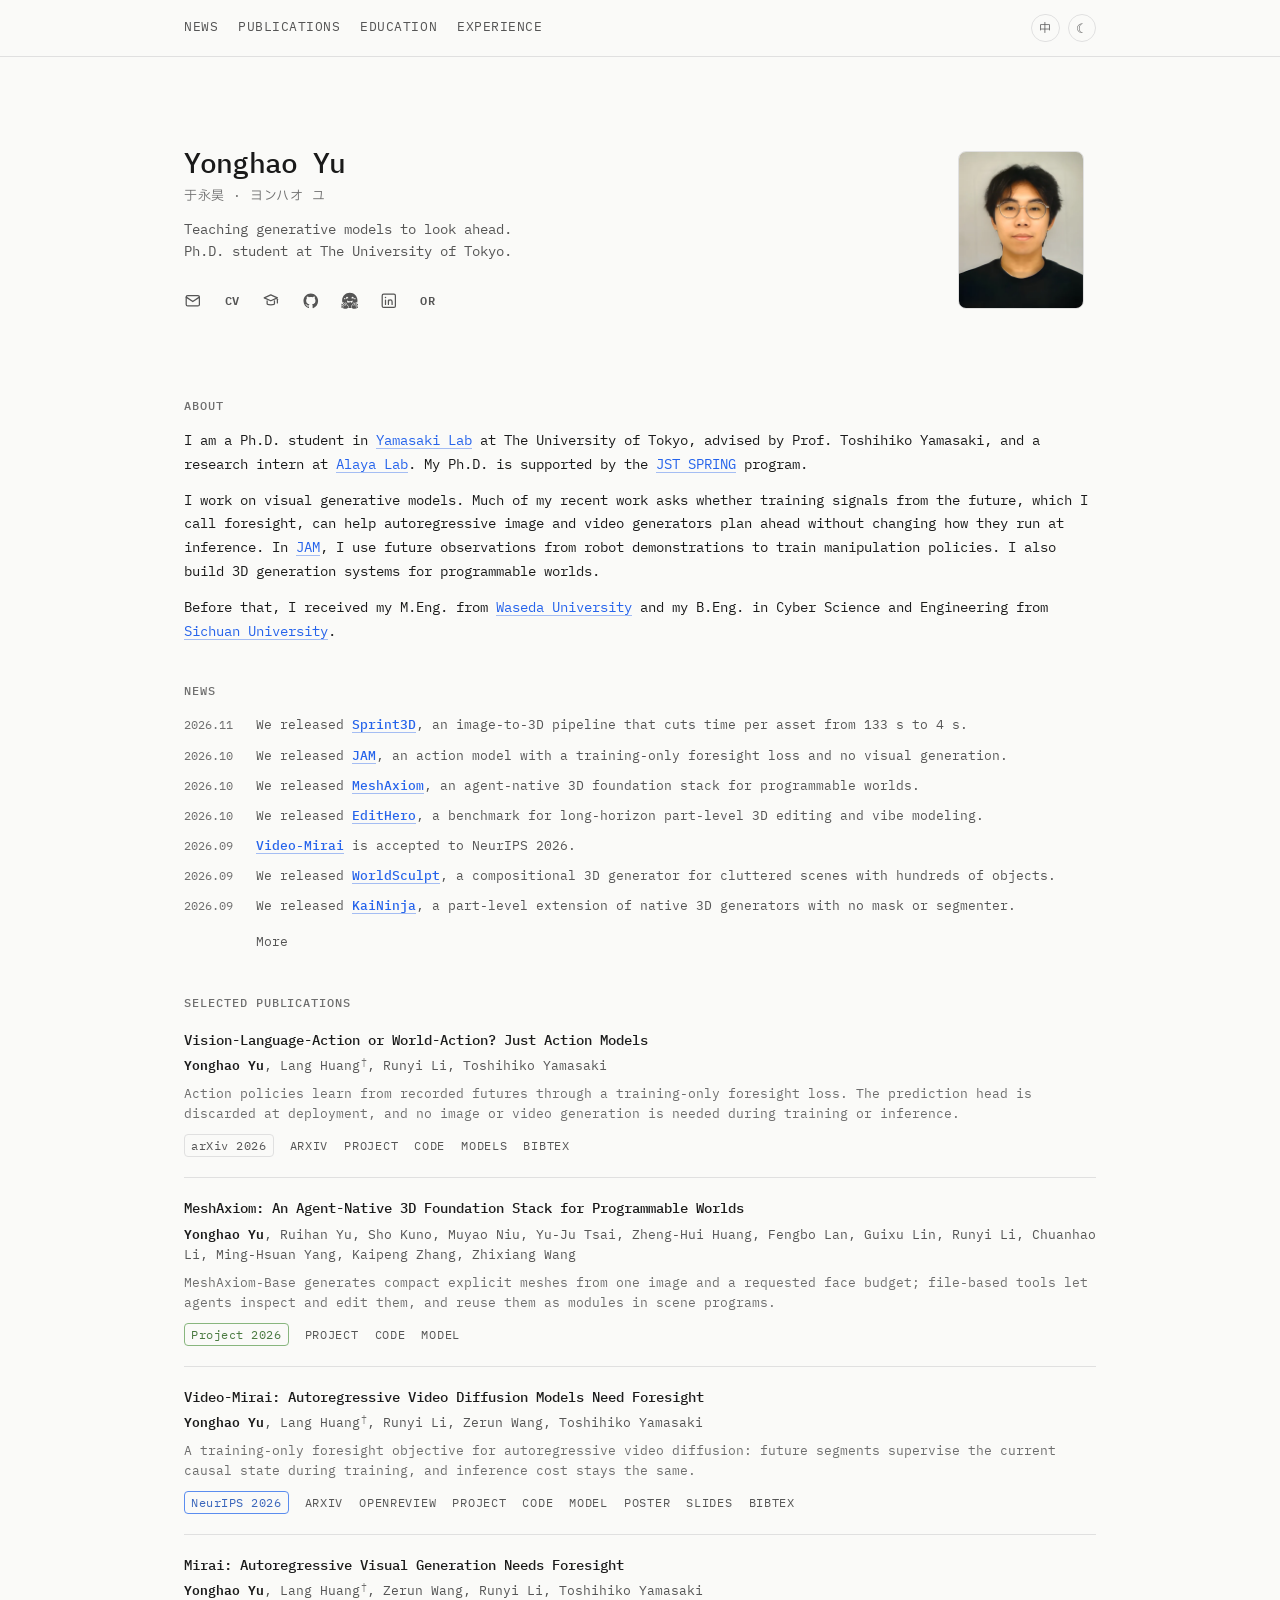
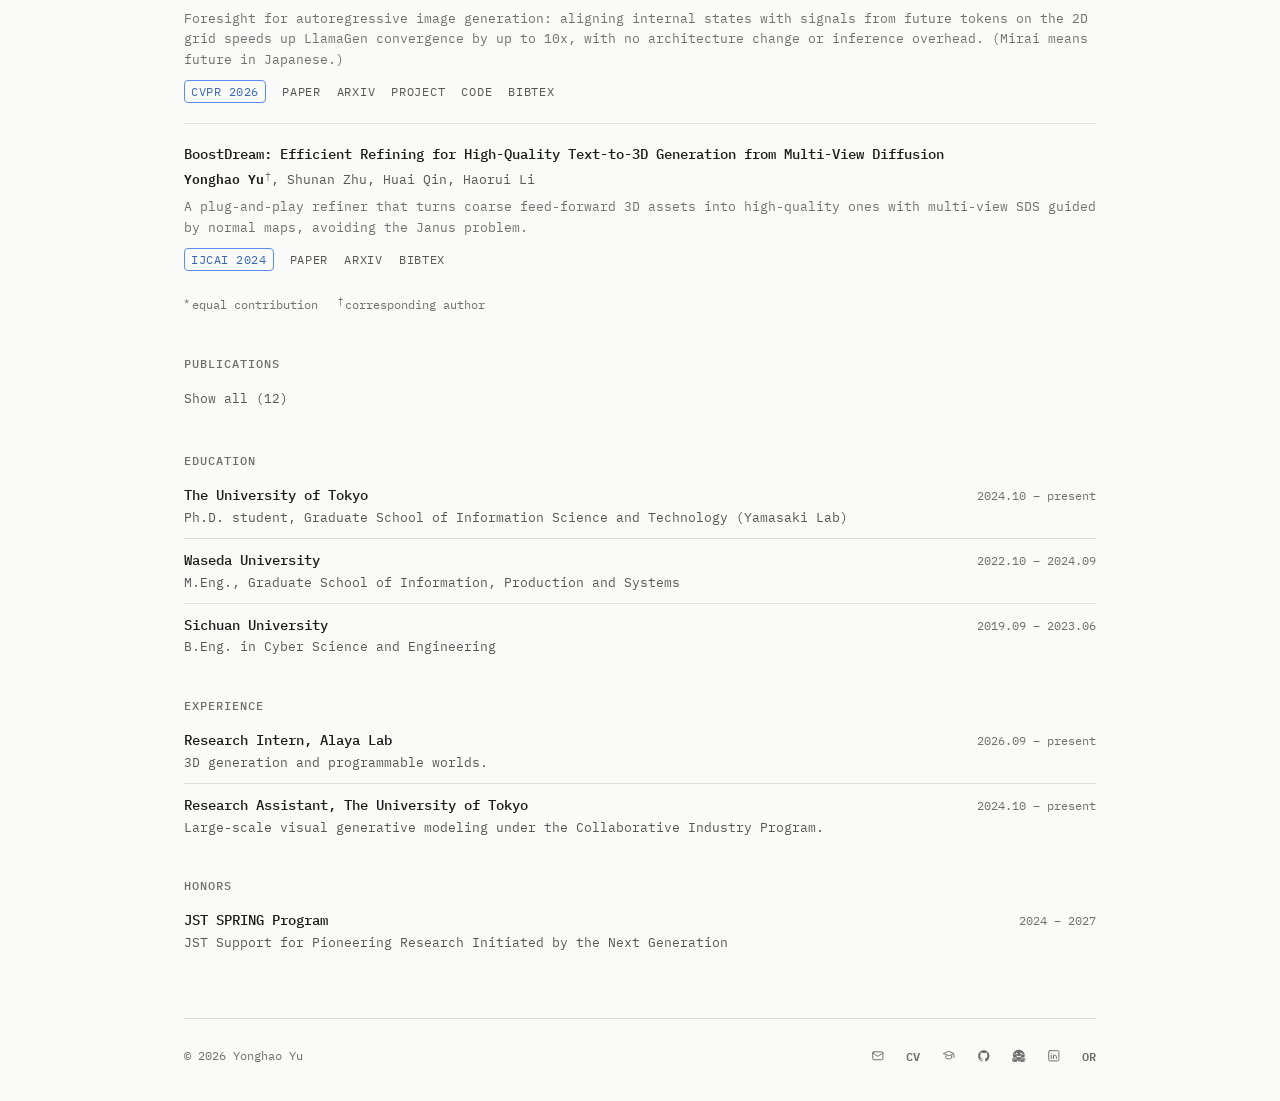
<file: index.html>
<!doctype html>
<html lang="en">
<head>
  <meta charset="utf-8">
  <meta name="viewport" content="width=device-width, initial-scale=1">
  <meta name="format-detection" content="telephone=no">
  <title data-zh="于永昊 Yonghao Yu">Yonghao Yu</title>
  <meta name="description" content="Yonghao Yu is a Ph.D. student at The University of Tokyo studying autoregressive image and video generation, robot learning, and 3D asset generation." data-zh="于永昊，东京大学博士生，研究自回归图像与视频生成、机器人学习和 3D 资产生成。">
  <meta name="theme-color" content="#fafaf8">
  <script>
    /* Pre-paint: theme and language are applied before the first render, so neither flashes.
       Language: English by default; ?lang=zh or ?lang=en overrides and is remembered. */
    (function (root, w) {
      var store = null;
      try { store = w.localStorage; } catch (e) {}
      function get(k) { try { return store ? store.getItem(k) : null; } catch (e) { return null; } }
      function put(k, v) { try { if (store) store.setItem(k, v); } catch (e) {} }
      root.classList.add('js');
      var theme = get('theme');
      if (theme !== 'dark' && theme !== 'light') {
        theme = w.matchMedia && w.matchMedia('(prefers-color-scheme: dark)').matches ? 'dark' : 'light';
      }
      root.setAttribute('data-theme', theme);
      var tc = document.querySelector('meta[name="theme-color"]');
      if (tc) tc.setAttribute('content', theme === 'dark' ? '#121212' : '#fafaf8');
      function swap(el, attr) {
        if (!el || !el.hasAttribute('data-zh')) return null;
        if (!el.hasAttribute('data-en')) el.setAttribute('data-en', attr ? el.getAttribute(attr) : el.textContent);
        return el;
      }
      function applyLang(l) {
        l = l === 'zh' ? 'zh' : 'en';
        root.setAttribute('data-lang', l);
        root.setAttribute('lang', l === 'zh' ? 'zh-Hans' : 'en');
        var title = swap(document.querySelector('title'));
        if (title) document.title = title.getAttribute('data-' + l);
        var desc = swap(document.querySelector('meta[name="description"]'), 'content');
        if (desc) desc.setAttribute('content', desc.getAttribute('data-' + l));
        if (l === 'zh' && !document.getElementById('font-zh')) {
          var link = document.createElement('link');
          link.id = 'font-zh';
          link.rel = 'stylesheet';
          link.href = 'https://fonts.googleapis.com/css2?family=Noto+Sans+SC:wght@400;500&display=swap';
          document.head.appendChild(link);
        }
        return l;
      }
      var q = null;
      try { q = new URLSearchParams(w.location.search).get('lang'); } catch (e) {}
      if (q === 'zh' || q === 'en') put('lang', q);
      applyLang(q === 'zh' || q === 'en' ? q : get('lang'));
      w.__site = { get: get, put: put, applyLang: applyLang };
    })(document.documentElement, window);
  </script>
  <meta name="author" content="Yonghao Yu">
  <link rel="canonical" href="https://y0urOy.github.io/">
  <link rel="alternate" hreflang="en" href="https://y0urOy.github.io/">
  <link rel="alternate" hreflang="zh-Hans" href="https://y0urOy.github.io/?lang=zh">
  <link rel="alternate" hreflang="x-default" href="https://y0urOy.github.io/">
  <meta property="og:type" content="profile">
  <meta property="profile:first_name" content="Yonghao">
  <meta property="profile:last_name" content="Yu">
  <meta property="og:site_name" content="Yonghao Yu">
  <meta property="og:title" content="Yonghao Yu">
  <meta property="og:description" content="Yonghao Yu is a Ph.D. student at The University of Tokyo studying autoregressive image and video generation, robot learning, and 3D asset generation.">
  <meta property="og:url" content="https://y0urOy.github.io/">
  <meta property="og:image" content="https://y0urOy.github.io/assets/img/og.png">
  <meta property="og:image:width" content="1200">
  <meta property="og:image:height" content="630">
  <meta property="og:image:alt" content="Yonghao Yu: Teaching generative models to look ahead.">
  <meta property="og:locale" content="en_US">
  <meta property="og:locale:alternate" content="zh_CN">
  <meta name="twitter:card" content="summary_large_image">
  <meta name="twitter:title" content="Yonghao Yu">
  <meta name="twitter:description" content="Yonghao Yu is a Ph.D. student at The University of Tokyo studying autoregressive image and video generation, robot learning, and 3D asset generation.">
  <meta name="twitter:image" content="https://y0urOy.github.io/assets/img/og.png">
  <link rel="icon" type="image/svg+xml" href="favicon.svg">
  <link rel="apple-touch-icon" href="assets/img/apple-touch-icon.png">
  <link rel="preconnect" href="https://fonts.googleapis.com">
  <link rel="preconnect" href="https://fonts.gstatic.com" crossorigin>
  <!-- Web fonts load without blocking the first paint (Google Fonts can be slow or blocked in some regions). -->
  <link rel="preload" as="style" href="https://fonts.googleapis.com/css2?family=IBM+Plex+Mono:wght@400;500;600&amp;display=swap" onload="this.onload=null;this.rel='stylesheet'">
  <link rel="preload" as="style" href="https://fonts.googleapis.com/css2?family=IBM+Plex+Sans+JP&amp;text=%E4%BA%8E%E6%B0%B8%E6%98%8A%E3%83%A8%E3%83%B3%E3%83%8F%E3%82%AA%E3%83%A6%E4%B8%AD&amp;display=swap" onload="this.onload=null;this.rel='stylesheet'">
  <noscript><link rel="stylesheet" href="https://fonts.googleapis.com/css2?family=IBM+Plex+Mono:wght@400;500;600&amp;display=swap"><link rel="stylesheet" href="https://fonts.googleapis.com/css2?family=IBM+Plex+Sans+JP&amp;text=%E4%BA%8E%E6%B0%B8%E6%98%8A%E3%83%A8%E3%83%B3%E3%83%8F%E3%82%AA%E3%83%A6%E4%B8%AD&amp;display=swap"></noscript>
  <link rel="stylesheet" href="assets/css/site.css">
  <script src="assets/js/site.js" defer></script>
  <script type="application/ld+json">
  {
    "@context": "https://schema.org",
    "@type": "Person",
    "name": "Yonghao Yu",
    "alternateName": [
      "于永昊",
      "ヨンハオ ユ"
    ],
    "url": "https://y0urOy.github.io/",
    "image": "https://y0urOy.github.io/assets/img/photo.webp",
    "email": "mailto:yuyonghao@g.ecc.u-tokyo.ac.jp",
    "jobTitle": "Ph.D. student",
    "description": "Yonghao Yu is a Ph.D. student at The University of Tokyo studying autoregressive image and video generation, robot learning, and 3D asset generation.",
    "affiliation": [
      {
        "@type": "CollegeOrUniversity",
        "name": "The University of Tokyo",
        "url": "https://www.u-tokyo.ac.jp/en/"
      },
      {
        "@type": "Organization",
        "name": "Alaya Lab",
        "url": "https://alayalab.ai/"
      }
    ],
    "alumniOf": [
      {
        "@type": "CollegeOrUniversity",
        "name": "Waseda University",
        "url": "https://www.waseda.jp/top/en/"
      },
      {
        "@type": "CollegeOrUniversity",
        "name": "Sichuan University",
        "url": "https://www.scu.edu.cn/"
      }
    ],
    "knowsAbout": [
      "Autoregressive image and video generation",
      "foresight",
      "Robot manipulation",
      "3D generation"
    ],
    "sameAs": [
      "https://scholar.google.com/citations?user=lwuwuAYAAAAJ&hl=en",
      "https://github.com/y0urOy",
      "https://openreview.net/profile?id=~Yonghao_Yu2",
      "https://huggingface.co/y0urOy",
      "https://orcid.org/0000-0003-1810-3289",
      "https://www.linkedin.com/in/yonghao-yu-19061420b/"
    ]
  }
  </script>
</head>
<body>
  <svg class="sr-only" aria-hidden="true" focusable="false" xmlns="http://www.w3.org/2000/svg">
    <symbol id="i-mail" viewBox="0 0 24 24"><g fill="none" stroke="currentColor" stroke-width="1.7" stroke-linecap="round" stroke-linejoin="round"><rect x="3" y="5" width="18" height="14" rx="2" ry="2"/><path d="M3 7l9 6 9-6"/></g></symbol>
    <symbol id="i-linkedin" viewBox="0 0 24 24"><g fill="none" stroke="currentColor" stroke-width="1.7" stroke-linecap="round" stroke-linejoin="round"><rect x="3" y="3" width="18" height="18" rx="2"/><path d="M7.5 11v6M11.5 17v-6M11.5 13.2c0-3.1 5-3.1 5 0V17"/></g><circle cx="7.5" cy="7.5" r="1" fill="currentColor"/></symbol>
    <symbol id="i-scholar" viewBox="0 0 24 24"><g fill="none" stroke="currentColor" stroke-width="1.7" stroke-linecap="round" stroke-linejoin="round"><path d="M3 8l9-4 9 4-9 4-9-4Z"/><path d="M7 12v4c0 2 10 2 10 0v-4"/><path d="M21 10v5"/></g></symbol>
    <symbol id="i-github" viewBox="0 0 24 24"><path fill="currentColor" d="M12 2C6.48 2 2 6.58 2 12.26c0 4.5 2.87 8.32 6.84 9.67.5.1.68-.22.68-.48 0-.24-.01-.87-.01-1.71-2.78.62-3.37-1.37-3.37-1.37-.45-1.17-1.11-1.48-1.11-1.48-.91-.64.07-.63.07-.63 1 .07 1.53 1.05 1.53 1.05.9 1.57 2.36 1.12 2.94.86.09-.67.35-1.12.63-1.38-2.22-.26-4.56-1.14-4.56-5.07 0-1.12.38-2.04 1.02-2.76-.1-.26-.45-1.3.1-2.71 0 0 .84-.27 2.75 1.03.8-.23 1.65-.34 2.5-.34.85 0 1.7.12 2.5.34 1.9-1.3 2.74-1.03 2.74-1.03.55 1.41.2 2.45.1 2.71.64.72 1.02 1.64 1.02 2.76 0 3.94-2.34 4.81-4.57 5.06.36.32.68.95.68 1.92 0 1.39-.01 2.5-.01 2.84 0 .26.18.59.69.48 3.97-1.35 6.84-5.17 6.84-9.67C22 6.58 17.52 2 12 2Z"/></symbol>
    <symbol id="i-hf" viewBox="0 0 24 24"><path fill="currentColor" d="M12.025 1.13c-5.77 0-10.449 4.647-10.449 10.378 0 1.112.178 2.181.503 3.185.064-.222.203-.444.416-.577a.96.96 0 0 1 .524-.15c.293 0 .584.124.84.284.278.173.48.408.71.694.226.282.458.611.684.951v-.014c.017-.324.106-.622.264-.874s.403-.487.762-.543c.3-.047.596.06.787.203s.31.313.4.467c.15.257.212.468.233.542.01.026.653 1.552 1.657 2.54.616.605 1.01 1.223 1.082 1.912.055.537-.096 1.059-.38 1.572.637.121 1.294.187 1.967.187.657 0 1.298-.063 1.921-.178-.287-.517-.44-1.041-.384-1.581.07-.69.465-1.307 1.081-1.913 1.004-.987 1.647-2.513 1.657-2.539.021-.074.083-.285.233-.542.09-.154.208-.323.4-.467a1.08 1.08 0 0 1 .787-.203c.359.056.604.29.762.543s.247.55.265.874v.015c.225-.34.457-.67.683-.952.23-.286.432-.52.71-.694.257-.16.547-.284.84-.285a.97.97 0 0 1 .524.151c.228.143.373.388.43.625l.006.04a10.3 10.3 0 0 0 .534-3.273c0-5.731-4.678-10.378-10.449-10.378M8.327 6.583a1.5 1.5 0 0 1 .713.174 1.487 1.487 0 0 1 .617 2.013c-.183.343-.762-.214-1.102-.094-.38.134-.532.914-.917.71a1.487 1.487 0 0 1 .69-2.803m7.486 0a1.487 1.487 0 0 1 .689 2.803c-.385.204-.536-.576-.916-.71-.34-.12-.92.437-1.103.094a1.487 1.487 0 0 1 .617-2.013 1.5 1.5 0 0 1 .713-.174m-10.68 1.55a.96.96 0 1 1 0 1.921.96.96 0 0 1 0-1.92m13.838 0a.96.96 0 1 1 0 1.92.96.96 0 0 1 0-1.92M8.489 11.458c.588.01 1.965 1.157 3.572 1.164 1.607-.007 2.984-1.155 3.572-1.164.196-.003.305.12.305.454 0 .886-.424 2.328-1.563 3.202-.22-.756-1.396-1.366-1.63-1.32q-.011.001-.02.006l-.044.026-.01.008-.03.024q-.018.017-.035.036l-.032.04a1 1 0 0 0-.058.09l-.014.025q-.049.088-.11.19a1 1 0 0 1-.083.116 1.2 1.2 0 0 1-.173.18q-.035.029-.075.058a1.3 1.3 0 0 1-.251-.243 1 1 0 0 1-.076-.107c-.124-.193-.177-.363-.337-.444-.034-.016-.104-.008-.2.022q-.094.03-.216.087-.06.028-.125.063l-.13.074q-.067.04-.136.086a3 3 0 0 0-.135.096 3 3 0 0 0-.26.219 2 2 0 0 0-.12.121 2 2 0 0 0-.106.128l-.002.002a2 2 0 0 0-.09.132l-.001.001a1.2 1.2 0 0 0-.105.212q-.013.036-.024.073c-1.139-.875-1.563-2.317-1.563-3.203 0-.334.109-.457.305-.454m.836 10.354c.824-1.19.766-2.082-.365-3.194-1.13-1.112-1.789-2.738-1.789-2.738s-.246-.945-.806-.858-.97 1.499.202 2.362c1.173.864-.233 1.45-.685.64-.45-.812-1.683-2.896-2.322-3.295s-1.089-.175-.938.647 2.822 2.813 2.562 3.244-1.176-.506-1.176-.506-2.866-2.567-3.49-1.898.473 1.23 2.037 2.16c1.564.932 1.686 1.178 1.464 1.53s-3.675-2.511-4-1.297c-.323 1.214 3.524 1.567 3.287 2.405-.238.839-2.71-1.587-3.216-.642-.506.946 3.49 2.056 3.522 2.064 1.29.33 4.568 1.028 5.713-.624m5.349 0c-.824-1.19-.766-2.082.365-3.194 1.13-1.112 1.789-2.738 1.789-2.738s.246-.945.806-.858.97 1.499-.202 2.362c-1.173.864.233 1.45.685.64.451-.812 1.683-2.896 2.322-3.295s1.089-.175.938.647-2.822 2.813-2.562 3.244 1.176-.506 1.176-.506 2.866-2.567 3.49-1.898-.473 1.23-2.037 2.16c-1.564.932-1.686 1.178-1.464 1.53s3.675-2.511 4-1.297c.323 1.214-3.524 1.567-3.287 2.405.238.839 2.71-1.587 3.216-.642.506.946-3.49 2.056-3.522 2.064-1.29.33-4.568 1.028-5.713-.624"/></symbol>
  </svg>
  <a class="skip-link" href="#content"><span data-lang-en>Skip to content</span><span data-lang-zh>跳到正文</span></a>

  <header class="site-header">
    <nav class="site-nav">
      <div class="site-nav__links">
        <a href="#news"><span data-lang-en>News</span><span data-lang-zh>动态</span></a>
        <a href="#publications"><span data-lang-en><span class="nav-full">Publications</span><span class="nav-short">Papers</span></span><span data-lang-zh>论文</span></a>
        <a href="#education"><span data-lang-en>Education</span><span data-lang-zh>教育</span></a>
        <a href="#experience"><span data-lang-en>Experience</span><span data-lang-zh>经历</span></a>
      </div>
      <div class="site-nav__toggles js-only">
        <button class="toggle lang-toggle" id="lang-toggle" type="button" lang="zh-Hans" aria-label="切换到中文"
                data-label-en="切换到中文" data-label-zh="Switch to English"><span data-lang-en aria-hidden="true">中</span><span data-lang-zh aria-hidden="true">EN</span></button>
        <button class="toggle theme-toggle" id="theme-toggle" type="button" aria-label="Switch to dark theme"
                data-label-dark-en="Switch to dark theme" data-label-dark-zh="切换到深色模式"
                data-label-light-en="Switch to light theme" data-label-light-zh="切换到浅色模式"><span class="theme-toggle__moon" aria-hidden="true">&#x263E;</span><span class="theme-toggle__sun" aria-hidden="true">&#x2609;</span></button>
      </div>
    </nav>
  </header>

  <main id="content" class="site-main">
    <section class="landing-hero" aria-labelledby="name">
      <div class="landing-hero__text">
        <h1 class="landing-hero__name" id="name" translate="no"><span data-lang-en>Yonghao Yu</span><span data-lang-zh>于永昊</span></h1>
        <p class="landing-hero__native" translate="no"><span data-lang-en><span lang="zh-Hans">于永昊</span> · </span><span data-lang-zh><span lang="en">Yonghao Yu</span> · </span><span lang="ja">ヨンハオ ユ</span></p>
        <p class="landing-hero__subtitle" data-lang-en>Teaching generative models to look ahead.</p>
        <p class="landing-hero__subtitle" data-lang-zh>让生成模型学会向前看。</p>
        <p class="landing-hero__subtitle" data-lang-en>Ph.D. student at The University of Tokyo.</p>
        <p class="landing-hero__subtitle" data-lang-zh>东京大学博士生。</p>
        <ul class="icon-row landing-hero__links">
          <li><a class="icon-link" href="mailto:yuyonghao@g.ecc.u-tokyo.ac.jp" title="Email" data-title-en="Email" data-title-zh="邮箱"><svg aria-hidden="true" focusable="false"><use href="#i-mail"></use></svg><span class="sr-only" data-lang-en>Email</span><span class="sr-only" data-lang-zh>邮箱</span></a></li>
          <li><a class="icon-link" href="cv.pdf" title="CV (PDF)" data-title-en="CV (PDF)" data-title-zh="简历（PDF）" type="application/pdf" hreflang="en"><span class="icon-text" aria-hidden="true">CV</span><span class="sr-only" data-lang-en>CV</span><span class="sr-only" data-lang-zh>简历</span></a></li>
          <li><a class="icon-link" href="https://scholar.google.com/citations?user=lwuwuAYAAAAJ&amp;hl=en" rel="me" title="Google Scholar"><svg aria-hidden="true" focusable="false"><use href="#i-scholar"></use></svg><span class="sr-only">Google Scholar</span></a></li>
          <li><a class="icon-link" href="https://github.com/y0urOy" rel="me" title="GitHub"><svg aria-hidden="true" focusable="false"><use href="#i-github"></use></svg><span class="sr-only">GitHub</span></a></li>
          <li><a class="icon-link" href="https://huggingface.co/y0urOy" rel="me" title="Hugging Face"><svg aria-hidden="true" focusable="false"><use href="#i-hf"></use></svg><span class="sr-only">Hugging Face</span></a></li>
          <li><a class="icon-link" href="https://www.linkedin.com/in/yonghao-yu-19061420b/" rel="me" title="LinkedIn" data-title-en="LinkedIn" data-title-zh="领英"><svg aria-hidden="true" focusable="false"><use href="#i-linkedin"></use></svg><span class="sr-only" data-lang-en>LinkedIn</span><span class="sr-only" data-lang-zh>领英</span></a></li>
          <li><a class="icon-link" href="https://openreview.net/profile?id=~Yonghao_Yu2" rel="me" title="OpenReview"><span class="icon-text" aria-hidden="true">OR</span><span class="sr-only">OpenReview</span></a></li>
        </ul>
      </div>
      <img class="landing-hero__photo" src="assets/img/photo.webp" alt="Yonghao Yu" translate="no" width="512" height="640" decoding="async" fetchpriority="high">
    </section>

    <section class="landing-section" id="about" aria-labelledby="about-h">
      <h2 class="section-label" id="about-h"><span data-lang-en>About</span><span data-lang-zh>简介</span></h2>
      <div class="bio">
        <p data-lang-en>I am a Ph.D. student in <a href="https://www.cvm.t.u-tokyo.ac.jp/en/">Yamasaki Lab</a> at The University of Tokyo, advised by Prof. Toshihiko Yamasaki, and a research intern at <a href="https://alayalab.ai/" translate="no">Alaya Lab</a>. My Ph.D. is supported by the <a href="https://www.jst.go.jp/jisedai/spring/en/">JST SPRING</a> program.</p>
        <p data-lang-zh>我是东京大学<a href="https://www.cvm.t.u-tokyo.ac.jp/en/">山崎研究室（Yamasaki Lab）</a>的博士生，导师是山崎俊彦（Toshihiko Yamasaki）教授，同时在 <a href="https://alayalab.ai/" translate="no">Alaya Lab</a> 担任研究实习生。我的博士研究由 <a href="https://www.jst.go.jp/jisedai/spring/en/">JST SPRING</a> 项目资助。</p>
        <p data-lang-en>I work on visual generative models. Much of my recent work asks whether training signals from the future, which I call foresight, can help autoregressive image and video generators plan ahead without changing how they run at inference. In <a href="https://y0urOy.github.io/JAM/" translate="no">JAM</a>, I use future observations from robot demonstrations to train manipulation policies. I also build 3D generation systems for programmable worlds.</p>
        <p data-lang-zh>我的研究方向是视觉生成模型。近期的工作主要围绕一个问题：来自未来的训练信号（我称之为 foresight，即“预见”）能否帮助自回归图像和视频生成模型提前规划，同时不改变推理方式。在 <a href="https://y0urOy.github.io/JAM/" translate="no">JAM</a> 中，我把这个思路用到了机器人操作上，用演示轨迹中的后续观测来训练策略。我也在做面向可编程世界的 3D 生成系统。</p>
        <p data-lang-en>Before that, I received my M.Eng. from <a href="https://www.waseda.jp/fsci/gips/en/">Waseda University</a> and my B.Eng. in Cyber Science and Engineering from <a href="https://www.scu.edu.cn/">Sichuan University</a>.</p>
        <p data-lang-zh>此前，我在<a href="https://www.waseda.jp/fsci/gips/en/">早稻田大学</a>获得工学硕士学位，在<a href="https://www.scu.edu.cn/">四川大学</a>获得网络空间安全专业工学学士学位。</p>
      </div>
    </section>

    <section class="landing-section" id="news" aria-labelledby="news-h">
      <h2 class="section-label" id="news-h"><span data-lang-en>News</span><span data-lang-zh>动态</span></h2>
      <ul class="news-list" id="news-list">
        <li class="news-item">
          <time datetime="2026-11">2026.11</time>
          <p data-lang-en>We released <b translate="no"><a href="https://alaya-lab.github.io/sprint3d/">Sprint3D</a></b>, an image-to-3D pipeline that cuts time per asset from 133 s to 4 s.</p>
          <p data-lang-zh>我们发布了 <b translate="no"><a href="https://alaya-lab.github.io/sprint3d/">Sprint3D</a></b>，一种把单个资产耗时从 133 秒降到 4 秒的单图转 3D 方法。</p>
        </li>
        <li class="news-item">
          <time datetime="2026-10-28">2026.10</time>
          <p data-lang-en>We released <b translate="no"><a href="https://y0uroy.github.io/JAM/">JAM</a></b>, an action model with a training-only foresight loss and no visual generation.</p>
          <p data-lang-zh>我们发布了 <b translate="no"><a href="https://y0uroy.github.io/JAM/">JAM</a></b>，一个采用纯训练期 foresight 损失、无需视觉生成的动作模型。</p>
        </li>
        <li class="news-item">
          <time datetime="2026-10">2026.10</time>
          <p data-lang-en>We released <b translate="no"><a href="https://alaya-lab.github.io/MeshAxiom/">MeshAxiom</a></b>, an agent-native 3D foundation stack for programmable worlds.</p>
          <p data-lang-zh>我们发布了 <b translate="no"><a href="https://alaya-lab.github.io/MeshAxiom/">MeshAxiom</a></b>，一个面向可编程世界的智能体原生（agent-native）3D 基础技术栈。</p>
        </li>
        <li class="news-item">
          <time datetime="2026-10">2026.10</time>
          <p data-lang-en>We released <b translate="no"><a href="https://alaya-lab.github.io/EditHero/">EditHero</a></b>, a benchmark for long-horizon part-level 3D editing and vibe modeling.</p>
          <p data-lang-zh>我们发布了 <b translate="no"><a href="https://alaya-lab.github.io/EditHero/">EditHero</a></b>，一个面向长程部件级 3D 编辑与 vibe modeling 的基准。</p>
        </li>
        <li class="news-item">
          <time datetime="2026-09">2026.09</time>
          <p data-lang-en><b translate="no"><a href="https://y0urOy.github.io/Video-Mirai/">Video-Mirai</a></b> is accepted to NeurIPS 2026.</p>
          <p data-lang-zh><b translate="no"><a href="https://y0urOy.github.io/Video-Mirai/">Video-Mirai</a></b> 被 NeurIPS 2026 接收。</p>
        </li>
        <li class="news-item">
          <time datetime="2026-09">2026.09</time>
          <p data-lang-en>We released <b translate="no"><a href="https://alaya-lab.github.io/WorldSculpt/">WorldSculpt</a></b>, a compositional 3D generator for cluttered scenes with hundreds of objects.</p>
          <p data-lang-zh>我们发布了 <b translate="no"><a href="https://alaya-lab.github.io/WorldSculpt/">WorldSculpt</a></b>，一种面向含上百个物体杂乱场景的组合式 3D 生成方法。</p>
        </li>
        <li class="news-item">
          <time datetime="2026-09">2026.09</time>
          <p data-lang-en>We released <b translate="no"><a href="https://alaya-lab.github.io/KaiNinja/">KaiNinja</a></b>, a part-level extension of native 3D generators with no mask or segmenter.</p>
          <p data-lang-zh>我们发布了 <b translate="no"><a href="https://alaya-lab.github.io/KaiNinja/">KaiNinja</a></b>，一个无需掩码或分割器的原生 3D 生成器部件级扩展。</p>
        </li>
        <li class="news-item news-item--more">
          <time datetime="2026-09">2026.09</time>
          <p data-lang-en>Joined <a href="https://alayalab.ai/" translate="no">Alaya Lab</a> as a research intern.</p>
          <p data-lang-zh>加入 <a href="https://alayalab.ai/" translate="no">Alaya Lab</a> 担任研究实习生。</p>
        </li>
        <li class="news-item news-item--more">
          <time datetime="2026-06">2026.06</time>
          <p data-lang-en><b translate="no"><a href="https://arxiv.org/abs/2604.06833">FedDetox</a></b> is published at IJCNN 2026.</p>
          <p data-lang-zh><b translate="no"><a href="https://arxiv.org/abs/2604.06833">FedDetox</a></b> 发表于 IJCNN 2026。</p>
        </li>
        <li class="news-item news-item--more">
          <time datetime="2026-06">2026.06</time>
          <p data-lang-en>We released <b translate="no"><a href="https://y0urOy.github.io/Video-Mirai/">Video-Mirai</a></b>, a foresight objective for autoregressive video diffusion.</p>
          <p data-lang-zh>我们发布了 <b translate="no"><a href="https://y0urOy.github.io/Video-Mirai/">Video-Mirai</a></b>，一个面向自回归视频扩散的 foresight 训练目标。</p>
        </li>
        <li class="news-item news-item--more">
          <time datetime="2026-02">2026.02</time>
          <p data-lang-en><b translate="no"><a href="https://y0urOy.github.io/Mirai/">Mirai</a></b> is accepted to CVPR 2026.</p>
          <p data-lang-zh><b translate="no"><a href="https://y0urOy.github.io/Mirai/">Mirai</a></b> 被 CVPR 2026 接收。</p>
        </li>
        <li class="news-item news-item--more">
          <time datetime="2026-01">2026.01</time>
          <p data-lang-en>We released <b translate="no"><a href="https://y0urOy.github.io/Mirai/">Mirai</a></b>, a foresight framework for autoregressive image generation.</p>
          <p data-lang-zh>我们发布了 <b translate="no"><a href="https://y0urOy.github.io/Mirai/">Mirai</a></b>，一个面向自回归图像生成的 foresight 框架。</p>
        </li>
        <li class="news-item news-item--more">
          <time datetime="2024-10">2024.10</time>
          <p data-lang-en>Started my Ph.D. at The University of Tokyo, supported by JST SPRING.</p>
          <p data-lang-zh>进入东京大学攻读博士学位，获 JST SPRING 项目资助。</p>
        </li>
        <li class="news-item news-item--more">
          <time datetime="2024-04">2024.04</time>
          <p data-lang-en><b translate="no"><a href="https://boostdream.github.io/">BoostDream</a></b> is accepted to IJCAI 2024.</p>
          <p data-lang-zh><b translate="no"><a href="https://boostdream.github.io/">BoostDream</a></b> 被 IJCAI 2024 接收。</p>
        </li>
      </ul>
      <button class="more-btn js-only" id="news-more" type="button" aria-expanded="false" aria-controls="news-list"><span class="more-btn__more"><span data-lang-en>More</span><span data-lang-zh>更多</span></span><span class="more-btn__less"><span data-lang-en>Less</span><span data-lang-zh>收起</span></span></button>
    </section>

    <section class="landing-section" id="publications" aria-labelledby="publications-h">
      <h2 class="section-label" id="publications-h"><span data-lang-en>Selected Publications</span><span data-lang-zh>精选论文</span></h2>
      <div class="pub-group">
        <ol class="pub-list">
          <li class="pub">
            <h4 class="pub__title" lang="en" translate="no"><a href="https://y0uroy.github.io/JAM/">Vision-Language-Action or World-Action? Just Action Models</a></h4>
            <p class="pub__authors" lang="en" translate="no"><span class="me">Yonghao Yu</span>, Lang Huang<sup>†</sup>, Runyi Li, Toshihiko Yamasaki</p>
            <p class="pub__summary" data-lang-en>Action policies learn from recorded futures through a training-only foresight loss. The prediction head is discarded at deployment, and no image or video generation is needed during training or inference.</p>
            <p class="pub__summary" data-lang-zh>动作策略通过纯训练期的 foresight 损失，从记录的未来观测中学习。预测头在部署时移除，训练和推理均无需生成图像或视频。</p>
            <div class="pub__meta">
              <span class="venue" lang="en" translate="no">arXiv 2026</span>
              <div class="pub__links">
                <a href="https://arxiv.org/abs/2610.37219">arXiv</a>
                <a href="https://y0uroy.github.io/JAM/"><span data-lang-en>Project</span><span data-lang-zh>项目主页</span></a>
                <a href="https://github.com/y0urOy/JAM"><span data-lang-en>Code</span><span data-lang-zh>代码</span></a>
                <a href="https://huggingface.co/y0urOy/JAM"><span data-lang-en>Models</span><span data-lang-zh>模型</span></a>
                <button class="bib-btn js-only" type="button" aria-expanded="false" aria-controls="bib-jam">BibTeX</button>
              </div>
            </div>
            <details translate="no" class="pub__bib" id="bib-jam">
              <summary>BibTeX</summary>
              <div class="pub__bib-body"><pre lang="en"><code>@article{yu2026jam,
  title={Vision-Language-Action or World-Action? Just Action Models},
  author={Yonghao Yu and Lang Huang and Runyi Li and Toshihiko Yamasaki},
  journal={arXiv preprint arXiv:2610.37219},
  year={2026},
  url={https://arxiv.org/abs/2610.37219}
}</code></pre></div>
            </details>
          </li>
          <li class="pub">
            <h4 class="pub__title" lang="en" translate="no"><a href="https://alaya-lab.github.io/MeshAxiom/">MeshAxiom: An Agent-Native 3D Foundation Stack for Programmable Worlds</a></h4>
            <p class="pub__authors" lang="en" translate="no"><span class="me">Yonghao Yu</span>, Ruihan Yu, Sho Kuno, Muyao Niu, Yu-Ju Tsai, Zheng-Hui Huang, Fengbo Lan, Guixu Lin, Runyi Li, Chuanhao Li, Ming-Hsuan Yang, Kaipeng Zhang, Zhixiang Wang</p>
            <p class="pub__summary" data-lang-en>MeshAxiom-Base generates compact explicit meshes from one image and a requested face budget; file-based tools let agents inspect and edit them, and reuse them as modules in scene programs.</p>
            <p class="pub__summary" data-lang-zh>MeshAxiom-Base 根据一张图像和指定的面数预算生成紧凑的显式网格；基于文件的工具让智能体能够检查、编辑这些网格，并在场景程序中把它们作为模块复用。</p>
            <div class="pub__meta">
              <span class="venue venue--proj"><span data-lang-en>Project 2026</span><span data-lang-zh>项目 2026</span></span>
              <div class="pub__links">
                <a href="https://alaya-lab.github.io/MeshAxiom/"><span data-lang-en>Project</span><span data-lang-zh>项目主页</span></a>
                <a href="https://github.com/AlayaLab/MeshAxiom"><span data-lang-en>Code</span><span data-lang-zh>代码</span></a>
                <a href="https://huggingface.co/AlayaLab/MeshAxiom-Base"><span data-lang-en>Model</span><span data-lang-zh>模型</span></a>
              </div>
            </div>
          </li>
          <li class="pub">
            <h4 class="pub__title" lang="en" translate="no"><a href="https://y0urOy.github.io/Video-Mirai/">Video-Mirai: Autoregressive Video Diffusion Models Need Foresight</a></h4>
            <p class="pub__authors" lang="en" translate="no"><span class="me">Yonghao Yu</span>, Lang Huang<sup>†</sup>, Runyi Li, Zerun Wang, Toshihiko Yamasaki</p>
            <p class="pub__summary" data-lang-en>A training-only foresight objective for autoregressive video diffusion: future segments supervise the current causal state during training, and inference cost stays the same.</p>
            <p class="pub__summary" data-lang-zh>面向自回归视频扩散模型的纯训练期 foresight 目标：训练时用未来片段监督当前的因果状态，推理开销保持不变。</p>
            <div class="pub__meta">
              <span class="venue venue--pub" lang="en" translate="no">NeurIPS 2026</span>
              <div class="pub__links">
                <a href="https://arxiv.org/abs/2606.03971">arXiv</a>
                <a href="https://openreview.net/forum?id=0Oqbkn7POo">OpenReview</a>
                <a href="https://y0urOy.github.io/Video-Mirai/"><span data-lang-en>Project</span><span data-lang-zh>项目主页</span></a>
                <a href="https://github.com/y0urOy/Video-Mirai"><span data-lang-en>Code</span><span data-lang-zh>代码</span></a>
                <a href="https://huggingface.co/y0urOy/Video-Mirai"><span data-lang-en>Model</span><span data-lang-zh>模型</span></a>
                <a href="https://neurips.cc/media/PosterPDFs/NeurIPS%202026/156098.png"><span data-lang-en>Poster</span><span data-lang-zh>海报</span></a>
                <a href="https://neurips.cc/media/neurips-2026/Slides/156098_cXeIxoU.pdf"><span data-lang-en>Slides</span><span data-lang-zh>幻灯片</span></a>
                <button class="bib-btn js-only" type="button" aria-expanded="false" aria-controls="bib-video-mirai">BibTeX</button>
              </div>
            </div>
            <details translate="no" class="pub__bib" id="bib-video-mirai">
              <summary>BibTeX</summary>
              <div class="pub__bib-body"><pre lang="en"><code>@inproceedings{yu2026videomirai,
  title     = {Video-Mirai: Autoregressive Video Diffusion Models Need Foresight},
  author    = {Yu, Yonghao and Huang, Lang and Li, Runyi and Wang, Zerun and Yamasaki, Toshihiko},
  booktitle = {Advances in Neural Information Processing Systems (NeurIPS)},
  year      = {2026}
}</code></pre></div>
            </details>
          </li>
          <li class="pub">
            <h4 class="pub__title" lang="en" translate="no"><a href="https://y0urOy.github.io/Mirai/">Mirai: Autoregressive Visual Generation Needs Foresight</a></h4>
            <p class="pub__authors" lang="en" translate="no"><span class="me">Yonghao Yu</span>, Lang Huang<sup>†</sup>, Zerun Wang, Runyi Li, Toshihiko Yamasaki</p>
            <p class="pub__summary" data-lang-en>Foresight for autoregressive image generation: aligning internal states with signals from future tokens on the 2D grid speeds up LlamaGen convergence by up to 10x, with no architecture change or inference overhead. (Mirai means future in Japanese.)</p>
            <p class="pub__summary" data-lang-zh>为自回归图像生成引入 foresight：在二维网格上把内部状态与来自未来 token 的信号对齐，使 LlamaGen 的收敛最多加快 10 倍，且无需改动架构、不增加推理开销。（Mirai 在日语中意为“未来”。）</p>
            <div class="pub__meta">
              <span class="venue venue--pub" lang="en" translate="no">CVPR 2026</span>
              <div class="pub__links">
                <a href="https://openaccess.thecvf.com/content/CVPR2026/html/Yu_Mirai_Autoregressive_Visual_Generation_Needs_Foresight_CVPR_2026_paper.html"><span data-lang-en>Paper</span><span data-lang-zh>论文</span></a>
                <a href="https://arxiv.org/abs/2601.14671">arXiv</a>
                <a href="https://y0urOy.github.io/Mirai/"><span data-lang-en>Project</span><span data-lang-zh>项目主页</span></a>
                <a href="https://github.com/y0urOy/Mirai"><span data-lang-en>Code</span><span data-lang-zh>代码</span></a>
                <button class="bib-btn js-only" type="button" aria-expanded="false" aria-controls="bib-mirai">BibTeX</button>
              </div>
            </div>
            <details translate="no" class="pub__bib" id="bib-mirai">
              <summary>BibTeX</summary>
              <div class="pub__bib-body"><pre lang="en"><code>@InProceedings{Yu_2026_CVPR,
    author    = {Yu, Yonghao and Huang, Lang and Wang, Zerun and Li, Runyi and Yamasaki, Toshihiko},
    title     = {Mirai: Autoregressive Visual Generation Needs Foresight},
    booktitle = {Proceedings of the IEEE/CVF Conference on Computer Vision and Pattern Recognition (CVPR)},
    month     = {June},
    year      = {2026},
    pages     = {30511-30520}
}</code></pre></div>
            </details>
          </li>
          <li class="pub">
            <h4 class="pub__title" lang="en" translate="no"><a href="https://www.ijcai.org/proceedings/2024/598">BoostDream: Efficient Refining for High-Quality Text-to-3D Generation from Multi-View Diffusion</a></h4>
            <p class="pub__authors" lang="en" translate="no"><span class="me">Yonghao Yu</span><sup>†</sup>, Shunan Zhu, Huai Qin, Haorui Li</p>
            <p class="pub__summary" data-lang-en>A plug-and-play refiner that turns coarse feed-forward 3D assets into high-quality ones with multi-view SDS guided by normal maps, avoiding the Janus problem.</p>
            <p class="pub__summary" data-lang-zh>一个即插即用的精炼方法，借助法线图引导的多视角 SDS，把前馈生成的粗糙 3D 资产提升为高质量资产，并避免 Janus 问题。</p>
            <div class="pub__meta">
              <span class="venue venue--pub" lang="en" translate="no">IJCAI 2024</span>
              <div class="pub__links">
                <a href="https://www.ijcai.org/proceedings/2024/598"><span data-lang-en>Paper</span><span data-lang-zh>论文</span></a>
                <a href="https://arxiv.org/abs/2401.16764">arXiv</a>
                <button class="bib-btn js-only" type="button" aria-expanded="false" aria-controls="bib-boostdream">BibTeX</button>
              </div>
            </div>
            <details translate="no" class="pub__bib" id="bib-boostdream">
              <summary>BibTeX</summary>
              <div class="pub__bib-body"><pre lang="en"><code>@inproceedings{ijcai2024p598,
  title     = {BoostDream: Efficient Refining for High-Quality Text-to-3D Generation from Multi-View Diffusion},
  author    = {Yu, Yonghao and Zhu, Shunan and Qin, Huai and Li, Haorui},
  booktitle = {Proceedings of the Thirty-Third International Joint Conference on
               Artificial Intelligence, {IJCAI-24}},
  publisher = {International Joint Conferences on Artificial Intelligence Organization},
  editor    = {Kate Larson},
  pages     = {5407--5415},
  year      = {2024},
  month     = {8},
  note      = {Main Track},
  doi       = {10.24963/ijcai.2024/598},
  url       = {https://doi.org/10.24963/ijcai.2024/598},
}</code></pre></div>
            </details>
          </li>
        </ol>
      </div>
      <p class="pub-legend" data-lang-en><span><sup>*</sup>equal contribution</span><span><sup>†</sup>corresponding author</span></p>
      <p class="pub-legend" data-lang-zh><span><sup>*</sup>同等贡献</span><span><sup>†</sup>通讯作者</span></p>
    </section>

    <section class="landing-section" id="more-publications" aria-labelledby="more-publications-h">
      <h2 class="section-label" id="more-publications-h"><span data-lang-en>Publications</span><span data-lang-zh>论文</span></h2>
      <details class="pub-all">
        <summary class="more-btn pub-all__toggle"><span class="pub-all__closed"><span data-lang-en>Show all (12)</span><span data-lang-zh>展开全部（12 篇）</span></span><span class="pub-all__open"><span data-lang-en>Hide</span><span data-lang-zh>收起</span></span></summary>
        <div class="pub-years">
          <div class="pub-year">
            <h3 class="pub-year__label">2026</h3>
            <ol class="pub-list">
              <li class="pub pub--compact">
                <h4 class="pub__title" lang="en" translate="no"><a href="https://alaya-lab.github.io/sprint3d/">Sprint3D: Accelerating End-to-End 3D Asset Generation through Pipeline Optimization</a></h4>
                <p class="pub__authors" lang="en" translate="no">Sho Kuno, Ruihan Yu, <span class="me">Yonghao Yu</span>, Guixu Lin, Lian Fu, Muyao Niu, Yu-Ju Tsai, Zheng-Hui Huang, Yi-Chuan Huang, Siqi Yang, Fengbo Lan, Erwin Wu, Kaipeng Zhang<sup>†</sup>, Zhixiang Wang<sup>†</sup></p>
                <p class="pub__summary" data-lang-en>Sprint3D moves mesh processing to the GPU and distills the Pixal3D flow models. At the same export settings on one H200, median time per textured asset falls from 133 to 4.05 seconds.</p>
                <p class="pub__summary" data-lang-zh>Sprint3D 将网格处理移到 GPU 上，并蒸馏 Pixal3D 的流模型。在单张 H200 上使用相同的导出设置，每个带纹理 3D 资产的生成耗时中位数从 133 秒降至 4.05 秒。</p>
                <div class="pub__meta">
                  <span class="venue" lang="en" translate="no">arXiv 2026</span>
                  <div class="pub__links">
                    <a href="https://arxiv.org/abs/2611.16701">arXiv</a>
                    <a href="https://alaya-lab.github.io/sprint3d/"><span data-lang-en>Project</span><span data-lang-zh>项目主页</span></a>
                    <a href="https://github.com/AlayaLab/sprint3d"><span data-lang-en>Code</span><span data-lang-zh>代码</span></a>
                    <a href="https://huggingface.co/AlayaLab/sprint3d"><span data-lang-en>Weights</span><span data-lang-zh>权重</span></a>
                    <button class="bib-btn js-only" type="button" aria-expanded="false" aria-controls="bib-sprint3d">BibTeX</button>
                  </div>
                </div>
                <details translate="no" class="pub__bib" id="bib-sprint3d">
                  <summary>BibTeX</summary>
                  <div class="pub__bib-body"><pre lang="en"><code>@misc{kuno2026sprint3d,
  title  = {Sprint3D: Accelerating End-to-End 3D Asset Generation through Pipeline Optimization},
  author = {Kuno, Sho and Yu, Ruihan and Yu, Yonghao and
            Lin, Guixu and Fu, Lian and Niu, Muyao and
            Tsai, Yu-Ju and Huang, Zheng-Hui and Huang, Yi-Chuan and
            Yang, Siqi and Lan, Fengbo and Wu, Erwin and
            Zhang, Kaipeng and Wang, Zhixiang},
  year   = {2026},
  eprint = {2611.16701},
  archivePrefix = {arXiv},
  primaryClass  = {cs.CV}
}</code></pre></div>
                </details>
              </li>
              <li class="pub pub--compact">
                <h4 class="pub__title" lang="en" translate="no"><a href="https://y0uroy.github.io/JAM/">Vision-Language-Action or World-Action? Just Action Models</a></h4>
                <p class="pub__authors" lang="en" translate="no"><span class="me">Yonghao Yu</span>, Lang Huang<sup>†</sup>, Runyi Li, Toshihiko Yamasaki</p>
                <p class="pub__summary" data-lang-en>Action policies learn from recorded futures through a training-only foresight loss. The prediction head is discarded at deployment, and no image or video generation is needed during training or inference.</p>
                <p class="pub__summary" data-lang-zh>动作策略通过纯训练期的 foresight 损失，从记录的未来观测中学习。预测头在部署时移除，训练和推理均无需生成图像或视频。</p>
                <div class="pub__meta">
                  <span class="venue" lang="en" translate="no">arXiv 2026</span>
                  <div class="pub__links">
                    <a href="https://arxiv.org/abs/2610.37219">arXiv</a>
                    <a href="https://y0uroy.github.io/JAM/"><span data-lang-en>Project</span><span data-lang-zh>项目主页</span></a>
                    <a href="https://github.com/y0urOy/JAM"><span data-lang-en>Code</span><span data-lang-zh>代码</span></a>
                    <a href="https://huggingface.co/y0urOy/JAM"><span data-lang-en>Models</span><span data-lang-zh>模型</span></a>
                    <button class="bib-btn js-only" type="button" aria-expanded="false" aria-controls="bib-jam-all">BibTeX</button>
                  </div>
                </div>
                <details translate="no" class="pub__bib" id="bib-jam-all">
                  <summary>BibTeX</summary>
                  <div class="pub__bib-body"><pre lang="en"><code>@article{yu2026jam,
  title={Vision-Language-Action or World-Action? Just Action Models},
  author={Yonghao Yu and Lang Huang and Runyi Li and Toshihiko Yamasaki},
  journal={arXiv preprint arXiv:2610.37219},
  year={2026},
  url={https://arxiv.org/abs/2610.37219}
}</code></pre></div>
                </details>
              </li>
              <li class="pub pub--compact">
                <h4 class="pub__title" lang="en" translate="no"><a href="https://alaya-lab.github.io/MeshAxiom/">MeshAxiom: An Agent-Native 3D Foundation Stack for Programmable Worlds</a></h4>
                <p class="pub__authors" lang="en" translate="no"><span class="me">Yonghao Yu</span>, Ruihan Yu, Sho Kuno, Muyao Niu, Yu-Ju Tsai, Zheng-Hui Huang, Fengbo Lan, Guixu Lin, Runyi Li, Chuanhao Li, Ming-Hsuan Yang, Kaipeng Zhang, Zhixiang Wang</p>
                <p class="pub__summary" data-lang-en>MeshAxiom-Base generates compact explicit meshes from one image and a requested face budget; file-based tools let agents inspect and edit them, and reuse them as modules in scene programs.</p>
                <p class="pub__summary" data-lang-zh>MeshAxiom-Base 根据一张图像和指定的面数预算生成紧凑的显式网格；基于文件的工具让智能体能够检查、编辑这些网格，并在场景程序中把它们作为模块复用。</p>
                <div class="pub__meta">
                  <span class="venue venue--proj"><span data-lang-en>Project 2026</span><span data-lang-zh>项目 2026</span></span>
                  <div class="pub__links">
                    <a href="https://alaya-lab.github.io/MeshAxiom/"><span data-lang-en>Project</span><span data-lang-zh>项目主页</span></a>
                    <a href="https://github.com/AlayaLab/MeshAxiom"><span data-lang-en>Code</span><span data-lang-zh>代码</span></a>
                    <a href="https://huggingface.co/AlayaLab/MeshAxiom-Base"><span data-lang-en>Model</span><span data-lang-zh>模型</span></a>
                  </div>
                </div>
              </li>
              <li class="pub pub--compact">
                <h4 class="pub__title" lang="en" translate="no"><a href="https://alaya-lab.github.io/EditHero/">EditHero: A Benchmark for Long-Horizon Part-Level 3D Editing and Vibe Modeling</a></h4>
                <p class="pub__authors" lang="en" translate="no">Ruihan Yu<sup>*</sup>, Yu-Ju Tsai<sup>*</sup>, Muyao Niu, Runyi Li, Lian Fu, Hanqing Liu, Zheng-Hui Huang, <span class="me">Yonghao Yu</span>, Sho Kuno, Ming-Hsuan Yang<sup>†</sup>, Kaipeng Zhang<sup>†</sup>, Zhixiang Wang<sup>†</sup></p>
                <p class="pub__summary" data-lang-en>A benchmark for long-horizon, part-level 3D editing with an exact target after every edit, comparing 3D editors with LLM and VLM agents that edit meshes through code.</p>
                <p class="pub__summary" data-lang-zh>一个长程、部件级的 3D 编辑基准，每一步编辑都有精确的目标，用于比较 3D 编辑方法与通过代码编辑网格的 LLM 和 VLM 智能体。</p>
                <div class="pub__meta">
                  <span class="venue" lang="en" translate="no">arXiv 2026</span>
                  <div class="pub__links">
                    <a href="https://arxiv.org/abs/2610.02298">arXiv</a>
                    <a href="https://alaya-lab.github.io/EditHero/"><span data-lang-en>Project</span><span data-lang-zh>项目主页</span></a>
                    <a href="https://github.com/AlayaLab/EditHero"><span data-lang-en>Code</span><span data-lang-zh>代码</span></a>
                    <a href="https://huggingface.co/datasets/AlayaLab/EditHero"><span data-lang-en>Data</span><span data-lang-zh>数据</span></a>
                    <button class="bib-btn js-only" type="button" aria-expanded="false" aria-controls="bib-edithero">BibTeX</button>
                  </div>
                </div>
                <details translate="no" class="pub__bib" id="bib-edithero">
                  <summary>BibTeX</summary>
                  <div class="pub__bib-body"><pre lang="en"><code>@misc{yu2026editherobenchmarklonghorizonpartlevel,
      title={EditHero: A Benchmark for Long-Horizon Part-Level 3D Editing and Vibe Modeling},
      author={Ruihan Yu and Yu-Ju Tsai and Muyao Niu and Runyi Li and Lian Fu and Hanqing Liu and Zheng-Hui Huang and Yonghao Yu and Sho Kuno and Ming-Hsuan Yang and Kaipeng Zhang and Zhixiang Wang},
      year={2026},
      eprint={2610.02298},
      archivePrefix={arXiv},
      primaryClass={cs.CV},
      url={https://arxiv.org/abs/2610.02298},
}</code></pre></div>
                </details>
              </li>
              <li class="pub pub--compact">
                <h4 class="pub__title" lang="en" translate="no"><a href="https://alaya-lab.github.io/KaiNinja/">KaiNinja: Extending Native 3D Generators to the Part Level</a></h4>
                <p class="pub__authors" lang="en" translate="no">Ruihan Yu, Lian Fu, Muyao Niu, Zheng-hui Huang, Yu-Ju Tsai, Sho Kuno, Fengbo Lan, <span class="me">Yonghao Yu</span>, Erwin Wu, Ming-Hsuan Yang, Kaipeng Zhang<sup>†</sup>, Zhixiang Wang<sup>†</sup></p>
                <p class="pub__summary" data-lang-en>Extends a native image-to-3D generator (TRELLIS.2) to the part level, generating separate part meshes from one image without masks or a segmenter.</p>
                <p class="pub__summary" data-lang-zh>把原生的图像到 3D 生成器（TRELLIS.2）扩展到部件级，无需掩码或分割器即可从单张图像生成分离的部件网格。</p>
                <div class="pub__meta">
                  <span class="venue" lang="en" translate="no">arXiv 2026</span>
                  <div class="pub__links">
                    <a href="https://arxiv.org/abs/2609.15659">arXiv</a>
                    <a href="https://alaya-lab.github.io/KaiNinja/"><span data-lang-en>Project</span><span data-lang-zh>项目主页</span></a>
                    <button class="bib-btn js-only" type="button" aria-expanded="false" aria-controls="bib-kaininja">BibTeX</button>
                  </div>
                </div>
                <details translate="no" class="pub__bib" id="bib-kaininja">
                  <summary>BibTeX</summary>
                  <div class="pub__bib-body"><pre lang="en"><code>@misc{yu2026kaininjaextendingnative3d,
      title={KaiNinja: Extending Native 3D Generators to the Part Level},
      author={Ruihan Yu and Lian Fu and Muyao Niu and Zheng-hui Huang and Yu-Ju Tsai and Sho Kuno and Fengbo Lan and Yonghao Yu and Erwin Wu and Ming-Hsuan Yang and Kaipeng Zhang and Zhixiang Wang},
      year={2026},
      eprint={2609.15659},
      archivePrefix={arXiv},
      primaryClass={cs.GR},
      url={https://arxiv.org/abs/2609.15659},
}</code></pre></div>
                </details>
              </li>
              <li class="pub pub--compact">
                <h4 class="pub__title" lang="en" translate="no"><a href="https://alaya-lab.github.io/WorldSculpt/">WorldSculpt: Generating Compositional Worlds from Grounded Videos</a></h4>
                <p class="pub__authors" lang="en" translate="no">Muyao Niu, Jixuan He, Ruihan Yu, Lian Fu, <span class="me">Yonghao Yu</span>, Zheng-Hui Huang, Yifan Zhan, Fengbo Lan, Yongtao Ge, Yinqiang Zheng, Kaipeng Zhang<sup>†</sup>, Zhixiang Wang<sup>†</sup></p>
                <p class="pub__summary" data-lang-en>Generates cluttered scenes with hundreds of objects as individual meshes in a shared world frame by adapting a single-object 3D prior to multi-view observations.</p>
                <p class="pub__summary" data-lang-zh>把单物体 3D 先验适配到多视角观测，将包含上百个物体的杂乱场景生成为共享世界坐标系中的独立网格。</p>
                <div class="pub__meta">
                  <span class="venue" lang="en" translate="no">arXiv 2026</span>
                  <div class="pub__links">
                    <a href="https://arxiv.org/abs/2609.05416">arXiv</a>
                    <a href="https://alaya-lab.github.io/WorldSculpt/"><span data-lang-en>Project</span><span data-lang-zh>项目主页</span></a>
                    <a href="https://github.com/AlayaLab/WorldSculpt"><span data-lang-en>Code</span><span data-lang-zh>代码</span></a>
                    <a href="https://huggingface.co/AlayaLab/WorldSculpt"><span data-lang-en>Model</span><span data-lang-zh>模型</span></a>
                    <a href="https://huggingface.co/datasets/AlayaLab/Worldsculpt_data"><span data-lang-en>Data</span><span data-lang-zh>数据</span></a>
                    <button class="bib-btn js-only" type="button" aria-expanded="false" aria-controls="bib-worldsculpt">BibTeX</button>
                  </div>
                </div>
                <details translate="no" class="pub__bib" id="bib-worldsculpt">
                  <summary>BibTeX</summary>
                  <div class="pub__bib-body"><pre lang="en"><code>@misc{niu2026worldsculptgeneratingcompositionalworlds,
      title={WorldSculpt: Generating Compositional Worlds from Grounded Videos},
      author={Muyao Niu and Jixuan He and Ruihan Yu and Lian Fu and Yonghao Yu and Zheng-Hui Huang and Yifan Zhan and Fengbo Lan and Yongtao Ge and Yinqiang Zheng and Kaipeng Zhang and Zhixiang Wang},
      year={2026},
      eprint={2609.05416},
      archivePrefix={arXiv},
      primaryClass={cs.CV},
      url={https://arxiv.org/abs/2609.05416},
}</code></pre></div>
                </details>
              </li>
              <li class="pub pub--compact">
                <h4 class="pub__title" lang="en" translate="no"><a href="https://y0urOy.github.io/Video-Mirai/">Video-Mirai: Autoregressive Video Diffusion Models Need Foresight</a></h4>
                <p class="pub__authors" lang="en" translate="no"><span class="me">Yonghao Yu</span>, Lang Huang<sup>†</sup>, Runyi Li, Zerun Wang, Toshihiko Yamasaki</p>
                <p class="pub__summary" data-lang-en>A training-only foresight objective for autoregressive video diffusion: future segments supervise the current causal state during training, and inference cost stays the same.</p>
                <p class="pub__summary" data-lang-zh>面向自回归视频扩散模型的纯训练期 foresight 目标：训练时用未来片段监督当前的因果状态，推理开销保持不变。</p>
                <div class="pub__meta">
                  <span class="venue venue--pub" lang="en" translate="no">NeurIPS 2026</span>
                  <div class="pub__links">
                    <a href="https://arxiv.org/abs/2606.03971">arXiv</a>
                    <a href="https://openreview.net/forum?id=0Oqbkn7POo">OpenReview</a>
                    <a href="https://y0urOy.github.io/Video-Mirai/"><span data-lang-en>Project</span><span data-lang-zh>项目主页</span></a>
                    <a href="https://github.com/y0urOy/Video-Mirai"><span data-lang-en>Code</span><span data-lang-zh>代码</span></a>
                    <a href="https://huggingface.co/y0urOy/Video-Mirai"><span data-lang-en>Model</span><span data-lang-zh>模型</span></a>
                    <a href="https://neurips.cc/media/PosterPDFs/NeurIPS%202026/156098.png"><span data-lang-en>Poster</span><span data-lang-zh>海报</span></a>
                    <a href="https://neurips.cc/media/neurips-2026/Slides/156098_cXeIxoU.pdf"><span data-lang-en>Slides</span><span data-lang-zh>幻灯片</span></a>
                    <button class="bib-btn js-only" type="button" aria-expanded="false" aria-controls="bib-video-mirai-all">BibTeX</button>
                  </div>
                </div>
                <details translate="no" class="pub__bib" id="bib-video-mirai-all">
                  <summary>BibTeX</summary>
                  <div class="pub__bib-body"><pre lang="en"><code>@inproceedings{yu2026videomirai,
  title     = {Video-Mirai: Autoregressive Video Diffusion Models Need Foresight},
  author    = {Yu, Yonghao and Huang, Lang and Li, Runyi and Wang, Zerun and Yamasaki, Toshihiko},
  booktitle = {Advances in Neural Information Processing Systems (NeurIPS)},
  year      = {2026}
}</code></pre></div>
                </details>
              </li>
              <li class="pub pub--compact">
                <h4 class="pub__title" lang="en" translate="no"><a href="https://doi.org/10.1109/IJCNN69854.2026.11729361">FedDetox: Robust Federated SLM Alignment via On-Device Data Sanitization</a></h4>
                <p class="pub__authors" lang="en" translate="no">Shunan Zhu, Jiawei Chen, <span class="me">Yonghao Yu</span>, Hideya Ochiai</p>
                <p class="pub__summary" data-lang-en>Federated alignment for small language models: on-device classifiers distilled from safety-aligned teachers replace unsafe client samples, keeping safety close to centralized training.</p>
                <p class="pub__summary" data-lang-zh>面向小语言模型的联邦对齐：从安全对齐的教师模型蒸馏出端侧分类器，替换不安全的客户端样本，使安全性接近集中式训练。</p>
                <div class="pub__meta">
                  <span class="venue venue--pub" lang="en" translate="no">IJCNN 2026</span>
                  <div class="pub__links">
                    <a href="https://doi.org/10.1109/IJCNN69854.2026.11729361"><span data-lang-en>Paper</span><span data-lang-zh>论文</span></a>
                    <a href="https://arxiv.org/abs/2604.06833">arXiv</a>
                    <button class="bib-btn js-only" type="button" aria-expanded="false" aria-controls="bib-feddetox">BibTeX</button>
                  </div>
                </div>
                <details translate="no" class="pub__bib" id="bib-feddetox">
                  <summary>BibTeX</summary>
                  <div class="pub__bib-body"><pre lang="en"><code>@inproceedings{zhu2026feddetox,
  title     = {FedDetox: Robust Federated SLM Alignment via On-Device Data Sanitization},
  author    = {Zhu, Shunan and Chen, Jiawei and Yu, Yonghao and Ochiai, Hideya},
  booktitle = {2026 International Joint Conference on Neural Networks (IJCNN)},
  pages     = {1--8},
  year      = {2026},
  publisher = {IEEE},
  doi       = {10.1109/IJCNN69854.2026.11729361}
}</code></pre></div>
                </details>
              </li>
              <li class="pub pub--compact">
                <h4 class="pub__title" lang="en" translate="no"><a href="https://y0urOy.github.io/Mirai/">Mirai: Autoregressive Visual Generation Needs Foresight</a></h4>
                <p class="pub__authors" lang="en" translate="no"><span class="me">Yonghao Yu</span>, Lang Huang<sup>†</sup>, Zerun Wang, Runyi Li, Toshihiko Yamasaki</p>
                <p class="pub__summary" data-lang-en>Foresight for autoregressive image generation: aligning internal states with signals from future tokens on the 2D grid speeds up LlamaGen convergence by up to 10x, with no architecture change or inference overhead. (Mirai means future in Japanese.)</p>
                <p class="pub__summary" data-lang-zh>为自回归图像生成引入 foresight：在二维网格上把内部状态与来自未来 token 的信号对齐，使 LlamaGen 的收敛最多加快 10 倍，且无需改动架构、不增加推理开销。（Mirai 在日语中意为“未来”。）</p>
                <div class="pub__meta">
                  <span class="venue venue--pub" lang="en" translate="no">CVPR 2026</span>
                  <div class="pub__links">
                    <a href="https://openaccess.thecvf.com/content/CVPR2026/html/Yu_Mirai_Autoregressive_Visual_Generation_Needs_Foresight_CVPR_2026_paper.html"><span data-lang-en>Paper</span><span data-lang-zh>论文</span></a>
                    <a href="https://arxiv.org/abs/2601.14671">arXiv</a>
                    <a href="https://y0urOy.github.io/Mirai/"><span data-lang-en>Project</span><span data-lang-zh>项目主页</span></a>
                    <a href="https://github.com/y0urOy/Mirai"><span data-lang-en>Code</span><span data-lang-zh>代码</span></a>
                    <button class="bib-btn js-only" type="button" aria-expanded="false" aria-controls="bib-mirai-all">BibTeX</button>
                  </div>
                </div>
                <details translate="no" class="pub__bib" id="bib-mirai-all">
                  <summary>BibTeX</summary>
                  <div class="pub__bib-body"><pre lang="en"><code>@InProceedings{Yu_2026_CVPR,
    author    = {Yu, Yonghao and Huang, Lang and Wang, Zerun and Li, Runyi and Yamasaki, Toshihiko},
    title     = {Mirai: Autoregressive Visual Generation Needs Foresight},
    booktitle = {Proceedings of the IEEE/CVF Conference on Computer Vision and Pattern Recognition (CVPR)},
    month     = {June},
    year      = {2026},
    pages     = {30511-30520}
}</code></pre></div>
                </details>
              </li>
            </ol>
          </div>
          <div class="pub-year">
            <h3 class="pub-year__label">2024</h3>
            <ol class="pub-list">
              <li class="pub pub--compact">
                <h4 class="pub__title" lang="en" translate="no"><a href="https://arxiv.org/abs/2401.17746">Logit Poisoning Attack in Distillation-based Federated Learning and its Countermeasures</a></h4>
                <p class="pub__authors" lang="en" translate="no"><span class="me">Yonghao Yu</span><sup>†</sup>, Shunan Zhu, Jinglu Hu</p>
                <p class="pub__summary" data-lang-en>A two-stage logit poisoning attack on distillation-based federated learning, and a defense that compares uploaded logits with estimated benign ones.</p>
                <p class="pub__summary" data-lang-zh>针对基于蒸馏的联邦学习的两阶段 logit 投毒攻击，以及一种把上传的 logit 与估计的良性 logit 进行比较的防御方法。</p>
                <div class="pub__meta">
                  <span class="venue" lang="en" translate="no">arXiv 2024</span>
                  <div class="pub__links">
                    <a href="https://arxiv.org/abs/2401.17746">arXiv</a>
                    <button class="bib-btn js-only" type="button" aria-expanded="false" aria-controls="bib-logit-poisoning">BibTeX</button>
                  </div>
                </div>
                <details translate="no" class="pub__bib" id="bib-logit-poisoning">
                  <summary>BibTeX</summary>
                  <div class="pub__bib-body"><pre lang="en"><code>@article{DBLP:journals/corr/abs-2401-17746,
  author       = {Yonghao Yu and
                  Shunan Zhu and
                  Jinglu Hu},
  title        = {Logit Poisoning Attack in Distillation-based Federated Learning and
                  its Countermeasures},
  journal      = {CoRR},
  volume       = {abs/2401.17746},
  year         = {2024},
  url          = {https://doi.org/10.48550/arXiv.2401.17746},
  doi          = {10.48550/ARXIV.2401.17746},
  eprinttype   = {arXiv},
  eprint       = {2401.17746},
  timestamp    = {Tue, 04 Nov 2025 12:45:08 +0100},
  biburl       = {https://dblp.org/rec/journals/corr/abs-2401-17746.bib},
  bibsource    = {dblp computer science bibliography, https://dblp.org}
}</code></pre></div>
                </details>
              </li>
              <li class="pub pub--compact">
                <h4 class="pub__title" lang="en" translate="no"><a href="https://www.ijcai.org/proceedings/2024/598">BoostDream: Efficient Refining for High-Quality Text-to-3D Generation from Multi-View Diffusion</a></h4>
                <p class="pub__authors" lang="en" translate="no"><span class="me">Yonghao Yu</span><sup>†</sup>, Shunan Zhu, Huai Qin, Haorui Li</p>
                <p class="pub__summary" data-lang-en>A plug-and-play refiner that turns coarse feed-forward 3D assets into high-quality ones with multi-view SDS guided by normal maps, avoiding the Janus problem.</p>
                <p class="pub__summary" data-lang-zh>一个即插即用的精炼方法，借助法线图引导的多视角 SDS，把前馈生成的粗糙 3D 资产提升为高质量资产，并避免 Janus 问题。</p>
                <div class="pub__meta">
                  <span class="venue venue--pub" lang="en" translate="no">IJCAI 2024</span>
                  <div class="pub__links">
                    <a href="https://www.ijcai.org/proceedings/2024/598"><span data-lang-en>Paper</span><span data-lang-zh>论文</span></a>
                    <a href="https://arxiv.org/abs/2401.16764">arXiv</a>
                    <button class="bib-btn js-only" type="button" aria-expanded="false" aria-controls="bib-boostdream-all">BibTeX</button>
                  </div>
                </div>
                <details translate="no" class="pub__bib" id="bib-boostdream-all">
                  <summary>BibTeX</summary>
                  <div class="pub__bib-body"><pre lang="en"><code>@inproceedings{ijcai2024p598,
  title     = {BoostDream: Efficient Refining for High-Quality Text-to-3D Generation from Multi-View Diffusion},
  author    = {Yu, Yonghao and Zhu, Shunan and Qin, Huai and Li, Haorui},
  booktitle = {Proceedings of the Thirty-Third International Joint Conference on
               Artificial Intelligence, {IJCAI-24}},
  publisher = {International Joint Conferences on Artificial Intelligence Organization},
  editor    = {Kate Larson},
  pages     = {5407--5415},
  year      = {2024},
  month     = {8},
  note      = {Main Track},
  doi       = {10.24963/ijcai.2024/598},
  url       = {https://doi.org/10.24963/ijcai.2024/598},
}</code></pre></div>
                </details>
              </li>
            </ol>
          </div>
          <div class="pub-year">
            <h3 class="pub-year__label">2022</h3>
            <ol class="pub-list">
              <li class="pub pub--compact">
                <h4 class="pub__title" lang="en" translate="no"><a href="https://doi.org/10.1007/978-3-031-10989-8_22">Spotlight on Video Piracy Websites: Familial Analysis Based on Multidimensional Features</a></h4>
                <p class="pub__authors" lang="en" translate="no">Chenlin Wang, <span class="me">Yonghao Yu</span>, Ao Pu, Fan Shi<sup>†</sup>, Cheng Huang</p>
                <p class="pub__summary" data-lang-en>Proactively discovers video piracy websites with 96.2% detection accuracy and groups them into families from layout, content and infrastructure features.</p>
                <p class="pub__summary" data-lang-zh>主动发现盗版视频网站，检测准确率达 96.2%，并基于页面布局、内容和基础设施特征把这些网站聚类为家族。</p>
                <div class="pub__meta">
                  <span class="venue venue--pub" lang="en" translate="no">KSEM 2022</span>
                  <div class="pub__links">
                    <a href="https://doi.org/10.1007/978-3-031-10989-8_22"><span data-lang-en>Paper</span><span data-lang-zh>论文</span></a>
                    <a href="https://1treeforest.github.io/papers/ksem22-VPW.pdf">PDF</a>
                    <button class="bib-btn js-only" type="button" aria-expanded="false" aria-controls="bib-ksem2022">BibTeX</button>
                  </div>
                </div>
                <details translate="no" class="pub__bib" id="bib-ksem2022">
                  <summary>BibTeX</summary>
                  <div class="pub__bib-body"><pre lang="en"><code>@inproceedings{DBLP:conf/ksem/WangYPSH22,
  author       = {Chenlin Wang and
                  Yonghao Yu and
                  Ao Pu and
                  Fan Shi and
                  Cheng Huang},
  editor       = {G{\'{e}}rard Memmi and
                  Baijian Yang and
                  Linghe Kong and
                  Tianwei Zhang and
                  Meikang Qiu},
  title        = {Spotlight on Video Piracy Websites: Familial Analysis Based on Multidimensional
                  Features},
  booktitle    = {Knowledge Science, Engineering and Management - 15th International
                  Conference, {KSEM} 2022, Singapore, August 6-8, 2022, Proceedings,
                  Part {III}},
  series       = {Lecture Notes in Computer Science},
  volume       = {13370},
  pages        = {272--288},
  publisher    = {Springer},
  year         = {2022},
  url          = {https://doi.org/10.1007/978-3-031-10989-8\_22},
  doi          = {10.1007/978-3-031-10989-8\_22},
  timestamp    = {Sat, 15 Nov 2025 13:47:38 +0100},
  biburl       = {https://dblp.org/rec/conf/ksem/WangYPSH22.bib},
  bibsource    = {dblp computer science bibliography, https://dblp.org}
}</code></pre></div>
                </details>
              </li>
            </ol>
          </div>
        </div>
      </details>
    </section>

    <section class="landing-section" id="education" aria-labelledby="education-h">
      <h2 class="section-label" id="education-h"><span data-lang-en>Education</span><span data-lang-zh>教育经历</span></h2>
      <ul class="cv-list">
        <li class="cv-row">
          <div class="cv-row__main">
            <p class="cv-row__title" data-lang-en><a href="https://www.u-tokyo.ac.jp/en/">The University of Tokyo</a></p>
            <p class="cv-row__title" data-lang-zh><a href="https://www.u-tokyo.ac.jp/en/">东京大学</a></p>
            <p class="cv-row__sub" data-lang-en>Ph.D. student, Graduate School of Information Science and Technology (Yamasaki Lab)</p>
            <p class="cv-row__sub" data-lang-zh>博士在读，信息理工学系研究科（山崎研究室）</p>
          </div>
          <p class="cv-row__meta"><span data-lang-en>2024.10 – present</span><span data-lang-zh>2024.10 – 至今</span></p>
        </li>
        <li class="cv-row">
          <div class="cv-row__main">
            <p class="cv-row__title" data-lang-en><a href="https://www.waseda.jp/top/en/">Waseda University</a></p>
            <p class="cv-row__title" data-lang-zh><a href="https://www.waseda.jp/top/en/">早稻田大学</a></p>
            <p class="cv-row__sub" data-lang-en>M.Eng., Graduate School of Information, Production and Systems</p>
            <p class="cv-row__sub" data-lang-zh>工学硕士，信息生产系统研究科</p>
          </div>
          <p class="cv-row__meta">2022.10 – 2024.09</p>
        </li>
        <li class="cv-row">
          <div class="cv-row__main">
            <p class="cv-row__title" data-lang-en><a href="https://www.scu.edu.cn/">Sichuan University</a></p>
            <p class="cv-row__title" data-lang-zh><a href="https://www.scu.edu.cn/">四川大学</a></p>
            <p class="cv-row__sub" data-lang-en>B.Eng. in Cyber Science and Engineering</p>
            <p class="cv-row__sub" data-lang-zh>工学学士，网络空间安全</p>
          </div>
          <p class="cv-row__meta">2019.09 – 2023.06</p>
        </li>
      </ul>
    </section>

    <section class="landing-section" id="experience" aria-labelledby="experience-h">
      <h2 class="section-label" id="experience-h"><span data-lang-en>Experience</span><span data-lang-zh>工作经历</span></h2>
      <ul class="cv-list">
        <li class="cv-row">
          <div class="cv-row__main">
            <p class="cv-row__title" data-lang-en><a href="https://alayalab.ai/">Research Intern, <span translate="no">Alaya Lab</span></a></p>
            <p class="cv-row__title" data-lang-zh><a href="https://alayalab.ai/">Alaya Lab 研究实习生</a></p>
            <p class="cv-row__sub" data-lang-en>3D generation and programmable worlds.</p>
            <p class="cv-row__sub" data-lang-zh>3D 生成与可编程世界。</p>
          </div>
          <p class="cv-row__meta"><span data-lang-en>2026.09 – present</span><span data-lang-zh>2026.09 – 至今</span></p>
        </li>
        <li class="cv-row">
          <div class="cv-row__main">
            <p class="cv-row__title" data-lang-en>Research Assistant, The University of Tokyo</p>
            <p class="cv-row__title" data-lang-zh>东京大学 研究助理</p>
            <p class="cv-row__sub" data-lang-en>Large-scale visual generative modeling under the Collaborative Industry Program.</p>
            <p class="cv-row__sub" data-lang-zh>在产学合作项目中从事大规模视觉生成模型研究。</p>
          </div>
          <p class="cv-row__meta"><span data-lang-en>2024.10 – present</span><span data-lang-zh>2024.10 – 至今</span></p>
        </li>
      </ul>
    </section>

    <section class="landing-section" id="honors" aria-labelledby="honors-h">
      <h2 class="section-label" id="honors-h"><span data-lang-en>Honors</span><span data-lang-zh>荣誉与资助</span></h2>
      <ul class="cv-list">
        <li class="cv-row">
          <div class="cv-row__main">
            <p class="cv-row__title" data-lang-en><a href="https://www.jst.go.jp/jisedai/spring/en/">JST SPRING Program</a></p>
            <p class="cv-row__title" data-lang-zh><a href="https://www.jst.go.jp/jisedai/spring/en/">JST SPRING 项目</a></p>
            <p class="cv-row__sub" data-lang-en>JST Support for Pioneering Research Initiated by the Next Generation</p>
            <p class="cv-row__sub" data-lang-zh>日本科学技术振兴机构（JST）次世代研究者挑战性研究项目</p>
          </div>
          <p class="cv-row__meta">2024 – 2027</p>
        </li>
      </ul>
    </section>

  </main>

  <footer class="site-footer">
    <p>&copy; 2026 <span data-lang-en translate="no">Yonghao Yu</span><span data-lang-zh>于永昊</span></p>
    <ul class="icon-row">
      <li><a class="icon-link icon-link--sm" href="mailto:yuyonghao@g.ecc.u-tokyo.ac.jp" title="Email" data-title-en="Email" data-title-zh="邮箱"><svg aria-hidden="true" focusable="false"><use href="#i-mail"></use></svg><span class="sr-only" data-lang-en>Email</span><span class="sr-only" data-lang-zh>邮箱</span></a></li>
      <li><a class="icon-link icon-link--sm" href="cv.pdf" title="CV (PDF)" data-title-en="CV (PDF)" data-title-zh="简历（PDF）" type="application/pdf" hreflang="en"><span class="icon-text" aria-hidden="true">CV</span><span class="sr-only" data-lang-en>CV</span><span class="sr-only" data-lang-zh>简历</span></a></li>
      <li><a class="icon-link icon-link--sm" href="https://scholar.google.com/citations?user=lwuwuAYAAAAJ&amp;hl=en" rel="me" title="Google Scholar"><svg aria-hidden="true" focusable="false"><use href="#i-scholar"></use></svg><span class="sr-only">Google Scholar</span></a></li>
      <li><a class="icon-link icon-link--sm" href="https://github.com/y0urOy" rel="me" title="GitHub"><svg aria-hidden="true" focusable="false"><use href="#i-github"></use></svg><span class="sr-only">GitHub</span></a></li>
      <li><a class="icon-link icon-link--sm" href="https://huggingface.co/y0urOy" rel="me" title="Hugging Face"><svg aria-hidden="true" focusable="false"><use href="#i-hf"></use></svg><span class="sr-only">Hugging Face</span></a></li>
      <li><a class="icon-link icon-link--sm" href="https://www.linkedin.com/in/yonghao-yu-19061420b/" rel="me" title="LinkedIn" data-title-en="LinkedIn" data-title-zh="领英"><svg aria-hidden="true" focusable="false"><use href="#i-linkedin"></use></svg><span class="sr-only" data-lang-en>LinkedIn</span><span class="sr-only" data-lang-zh>领英</span></a></li>
      <li><a class="icon-link icon-link--sm" href="https://openreview.net/profile?id=~Yonghao_Yu2" rel="me" title="OpenReview"><span class="icon-text" aria-hidden="true">OR</span><span class="sr-only">OpenReview</span></a></li>
    </ul>
  </footer>

  <template id="copy-button"><button class="copy-btn" type="button"><span class="copy-btn__idle"><span data-lang-en>Copy</span><span data-lang-zh>复制</span></span><span class="copy-btn__done"><span data-lang-en>Copied</span><span data-lang-zh>已复制</span></span></button></template>
  <p class="sr-only" id="copy-status" role="status"></p>
</body>
</html>
</file>
<file: assets/css/site.css>
/* Yonghao Yu, personal homepage.
   One narrow monospace column in the shokuno5 design family (values re-implemented from the
   documented tokens; no code copied). Bilingual: every translatable text has an English and a
   Chinese sibling marked data-lang-en / data-lang-zh; <html data-lang> decides which is shown. */

/* 1. Tokens ---------------------------------------------------------------------------------- */
:root {
  --font-mono: "IBM Plex Mono", "JetBrains Mono", "SFMono-Regular", Consolas, monospace;
  --font-cjk: "Noto Sans SC", "PingFang SC", "Hiragino Sans GB", "Microsoft YaHei", "Source Han Sans SC", "Noto Sans CJK SC", sans-serif;
  --font-name: "IBM Plex Mono", "IBM Plex Sans JP", "Hiragino Sans", "Yu Gothic", "PingFang SC", "Microsoft YaHei", sans-serif;

  --text-xs: .75rem;      /* 12px: labels, dates, meta, badges */
  --text-sm: .8125rem;    /* 13px: nav, news, authors, quotes */
  --text-base: .875rem;   /* 14px: body, titles, subtitles */
  --text-2xl: 1.75rem;    /* 28px: the name */

  --content-width: 960px;
  --nav-height: 3.5rem;
  --gutter: 3.5rem;       /* date / year column of the news list and the publication timeline */
  --radius-sm: 4px;
  --radius-md: 8px;

  --upper: uppercase;     /* switched off in Chinese: never uppercase CJK */
  --track-heading: -.02em;
  --track-name: -.03em;   /* never negative tracking on CJK, see :root[data-lang="zh"] */

  color-scheme: light;
  --bg: #fafaf8;
  --bg-surface: #ffffff;
  --fg: #1a1a1a;
  --fg-muted: #555555;
  --fg-faint: #6e6e6e;
  --border: #e0e0e0;
  --accent: #2563eb;
  --accent-hover: #1d4ed8;
  --code-bg: #f3f3f0;
  --venue-pub: #3a66bb;        /* evergreen badge tone: accepted or published */
  --venue-pub-line: #5b8def;
  --venue-proj: #4a7a40;       /* seedling badge tone: project release, paper forthcoming */
  --venue-proj-line: #88b67e;
  --photo-filter: none;
  --focus-ring: 2px solid var(--accent);
}

:root[data-theme="dark"] {
  color-scheme: dark;
  --bg: #121212;
  --bg-surface: #1e1e1e;
  --fg: #e0e0e0;
  --fg-muted: #a0a0a0;
  --fg-faint: #8a8a8a;
  --border: #2e2e2e;
  --accent: #5b8def;
  --accent-hover: #7ca5f5;
  --code-bg: #1a1a1a;
  --venue-pub: #5b8def;
  --venue-pub-line: #4070cc;
  --venue-proj: #88b67e;
  --venue-proj-line: #5a8a50;
  --photo-filter: brightness(.92);
}

/* Without JavaScript there is no data-theme: follow the system setting. */
@media (prefers-color-scheme: dark) {
  :root:not([data-theme]) {
    color-scheme: dark;
    --bg: #121212;
    --bg-surface: #1e1e1e;
    --fg: #e0e0e0;
    --fg-muted: #a0a0a0;
    --fg-faint: #8a8a8a;
    --border: #2e2e2e;
    --accent: #5b8def;
    --accent-hover: #7ca5f5;
    --code-bg: #1a1a1a;
    --venue-pub: #5b8def;
    --venue-pub-line: #4070cc;
    --venue-proj: #88b67e;
    --venue-proj-line: #5a8a50;
    --photo-filter: brightness(.92);
    }
}

:root[data-lang="zh"] {
  --upper: none;
  --track-heading: 0;
  --track-name: .04em;
}

/* 2. Language switch: hide the sibling that is not in the current language ----------------- */
:root:not([data-lang="zh"]) [data-lang-zh],
:root[data-lang="zh"] [data-lang-en] {
  display: none !important;
}

/* Controls that only work with JavaScript stay out of the no-JS page. */
:root:not(.js) .js-only {
  display: none !important;
}

/* 3. Base ------------------------------------------------------------------------------------ */
*, *::before, *::after { box-sizing: border-box; }
* { margin: 0; }

html {
  scroll-behavior: smooth;
  -webkit-text-size-adjust: 100%;
  text-size-adjust: 100%;
}

body {
  font-family: var(--font-mono);
  font-size: var(--text-base);
  line-height: 1.7;
  color: var(--fg);
  background: var(--bg);
  -webkit-font-smoothing: antialiased;
  -moz-osx-font-smoothing: grayscale;
  min-height: 100vh;
  min-height: 100dvh;
  display: flex;
  flex-direction: column;
}

/* Chinese: Plex Mono for Latin, Noto Sans SC (loaded only in this mode) for CJK. */
:root[data-lang="zh"] body {
  font-family: "IBM Plex Mono", var(--font-cjk);
}

img, svg { display: block; max-width: 100%; }
button { font: inherit; color: inherit; }
ul, ol { list-style: none; padding: 0; }
pre, code { font-family: var(--font-mono); }

h1, h2, h3, h4 {
  font-size: inherit;
  line-height: 1.25;
  font-weight: 500;
  color: var(--fg);
  letter-spacing: var(--track-heading);
}

a {
  color: var(--accent);
  text-decoration: none;
}
@media (hover: hover) {
  a:hover { color: var(--accent-hover); }
}

a:focus-visible,
button:focus-visible,
summary:focus-visible {
  outline: var(--focus-ring);
  outline-offset: 2px;
}

::selection { background: color-mix(in srgb, var(--accent) 25%, transparent); }

.sr-only {
  position: absolute;
  width: 1px;
  height: 1px;
  padding: 0;
  margin: -1px;
  overflow: hidden;
  clip: rect(0, 0, 0, 0);
  white-space: nowrap;
  border: 0;
}

.skip-link {
  position: absolute;
  top: -100%;
  left: .5rem;
  z-index: 100;
  padding: .5rem 1rem;
  border-radius: var(--radius-sm);
  background: var(--accent);
  color: var(--bg);              /* the reference used #fff, 3.23:1 on the dark accent */
  font-size: var(--text-sm);
}
@media (hover: hover) {
  .skip-link:hover { color: var(--bg); }
}
.skip-link:focus { top: .5rem; }

/* 4. Header ---------------------------------------------------------------------------------- */
.site-header {
  position: sticky;
  top: 0;
  z-index: 20;
  background: color-mix(in srgb, var(--bg) 92%, transparent);
  -webkit-backdrop-filter: blur(10px);
  backdrop-filter: blur(10px);
  border-bottom: 1px solid var(--border);
}

.site-nav {
  max-width: var(--content-width);
  height: var(--nav-height);
  margin: 0 auto;
  padding: 0 1.5rem;
  display: flex;
  align-items: center;
  gap: 1.5rem;
}

/* Section links on the left (they scroll sideways on narrow screens), toggles on the right. */
.site-nav__links {
  display: flex;
  align-items: center;
  gap: 1.25rem;
  min-width: 0;
  margin-left: -.25rem;                 /* room for the focus ring inside the scroll box */
  padding: .25rem .25rem;
  overflow-x: auto;
  scrollbar-width: none;
}
.site-nav__links::-webkit-scrollbar { display: none; }

.site-nav__links a {
  padding: .2rem 0;
  border-bottom: 1.5px solid transparent;
  font-size: var(--text-sm);
  letter-spacing: .04em;
  text-transform: var(--upper);
  color: var(--fg-muted);
  white-space: nowrap;
  transition: color .15s, border-color .15s;
}
.site-nav__links a[aria-current] {
  color: var(--fg);
  border-bottom-color: var(--accent);
}
@media (hover: hover) {
  .site-nav__links a:hover {
    color: var(--fg);
    border-bottom-color: var(--accent);
  }
}

/* Short header label for phones ("Papers"), full label elsewhere. */
.nav-short { display: none; }

.site-nav__toggles {
  flex: none;
  margin-left: auto;
  display: flex;
  align-items: center;
  gap: .5rem;
}

/* Round pills: the theme toggle of the reference, and the language toggle in the same shape. */
.toggle {
  position: relative;
  -webkit-tap-highlight-color: transparent;
  display: inline-flex;
  align-items: center;
  justify-content: center;
  min-width: 1.75rem;
  height: 1.75rem;
  padding: 0 .45rem;
  border: 1px solid var(--border);
  border-radius: 999px;
  background: none;
  color: var(--fg-muted);
  font-size: var(--text-sm);
  line-height: 1;
  cursor: pointer;
  transition: color .15s, border-color .15s;
}
@media (hover: hover) {
  .toggle:hover {
    color: var(--fg);
    border-color: var(--fg-muted);
  }
}

.theme-toggle { font-family: var(--font-mono); }   /* the moon / sun come from a system font, as on the reference */
:root[data-theme="dark"] .theme-toggle__moon,
:root:not([data-theme="dark"]) .theme-toggle__sun { display: none; }

.lang-toggle { font-family: var(--font-name); letter-spacing: .02em; }
.lang-toggle [data-lang-en] { font-size: var(--text-xs); }   /* the CJK glyph reads larger than Latin capitals */

/* 5. Main column, hero ------------------------------------------------------------------------ */
.site-main {
  width: 100%;
  max-width: var(--content-width);
  margin: 0 auto;
  padding: 2.5rem 1.5rem 4rem;
  flex: 1;
}

.landing-hero {
  display: flex;
  align-items: center;
  justify-content: space-between;       /* text on the left edge, portrait on the right edge */
  gap: 2.5rem;
  padding: 3rem 0 2.5rem;
}
.landing-hero__text { flex: 1 1 auto; min-width: 0; }

/* Portrait: a 4:5 card (the site's card radius) just inside the right edge of the column, under the
   header toggles. Its top meets the cap height of the name and its bottom the icon glyphs. */
.landing-hero__photo {
  flex: none;
  align-self: flex-start;
  width: 7.9rem;
  height: 9.875rem;
  margin-top: .35rem;
  margin-right: .75rem;                 /* a touch in from the column edge */
  border: 1px solid var(--border);
  border-radius: var(--radius-md);
  object-fit: cover;
  background: var(--bg-surface);
  filter: var(--photo-filter);
}

.landing-hero__name {
  font-size: var(--text-2xl);
  font-weight: 500;
  letter-spacing: var(--track-name);
}

.landing-hero__native {
  margin: .3rem 0 .7rem;
  font-family: var(--font-name);
  font-size: var(--text-sm);
  letter-spacing: .04em;
  color: var(--fg-faint);
}

.landing-hero__subtitle {
  max-width: 50ch;
  font-size: var(--text-base);
  line-height: 1.6;
  color: var(--fg-muted);
}

/* Icon links -------------------------------------------------------------------------------- */
.icon-row {
  display: flex;
  flex-wrap: wrap;
  gap: .25rem;
}

.landing-hero__links {
  margin-top: 1.25rem;
  margin-left: -.55rem;          /* optical alignment: the first glyph sits on the text edge */
}

.icon-link {
  position: relative;
  -webkit-tap-highlight-color: transparent;
  display: inline-flex;
  align-items: center;
  justify-content: center;
  width: 2.2rem;
  height: 2.2rem;
  border-radius: 999px;
  color: var(--fg-muted);
  transition: color .15s, background-color .15s;
}
@media (hover: hover) {
  .icon-link:hover {
    color: var(--fg);
    background: color-mix(in srgb, var(--fg) 6%, transparent);
  }
}
.icon-link svg { width: 1.1rem; height: 1.1rem; }

.icon-text {
  font-family: var(--font-mono);
  font-size: var(--text-xs);
  font-weight: 600;
  letter-spacing: .04em;
  line-height: 1;
}

.icon-link--sm { width: 1.6rem; height: 1.6rem; }
.icon-link--sm svg { width: .85rem; height: .85rem; }

/* 6. Sections --------------------------------------------------------------------------------- */
.landing-section { margin-top: 2.5rem; }
.landing-section[id] { scroll-margin-top: calc(var(--nav-height) + 1.5rem); }

.section-label {
  margin-bottom: 1rem;
  font-size: var(--text-xs);
  font-weight: 500;
  letter-spacing: .08em;
  text-transform: var(--upper);
  color: var(--fg-faint);
}

/* Running-text links: underlined at 40 % accent, full accent on hover. */
.bio a,
.news-item a,
.notfound a {
  text-decoration: underline;
  text-decoration-color: color-mix(in srgb, var(--accent) 40%, transparent);
  text-underline-offset: 3px;
}
@media (hover: hover) {
  .bio a:hover,
  .news-item a:hover,
  .notfound a:hover { text-decoration-color: var(--accent); }
}

/* About */
.bio {
  display: grid;
  gap: .75rem;
}

/* News: date column + text */
.news-list {
  display: grid;
  gap: .5rem;
}

.news-item {
  display: grid;
  grid-template-columns: var(--gutter) minmax(0, 1fr);
  gap: 1rem;
  align-items: baseline;
}

.news-item time {
  font-size: var(--text-xs);
  color: var(--fg-faint);
  font-variant-numeric: tabular-nums;
  white-space: nowrap;
}

.news-item p {
  font-size: var(--text-sm);
  line-height: 1.7;
  color: var(--fg-muted);
}

.news-item b {
  font-weight: 500;
  color: var(--fg);
}

.js .news-list:not(.is-open) > .news-item--more { display: none; }

.more-btn {
  margin: .75rem 0 0 calc(var(--gutter) + 1rem);
  padding: .1rem 0;
  border: 0;
  border-bottom: 1.5px solid transparent;
  background: none;
  font-size: var(--text-sm);
  color: var(--fg-muted);
  cursor: pointer;
  transition: color .15s, border-color .15s;
}
@media (hover: hover) {
  .more-btn:hover {
    color: var(--fg);
    border-bottom-color: var(--accent);
  }
}
.more-btn[aria-expanded="true"] .more-btn__more,
.more-btn[aria-expanded="false"] .more-btn__less { display: none; }

/* 7. Publications ------------------------------------------------------------------------------ */
.pub-list { display: grid; }

.pub {
  padding: 1.25rem 0;
  border-bottom: 1px solid var(--border);
}
.pub:first-child { padding-top: .25rem; }
.pub:last-child {
  padding-bottom: 0;
  border-bottom: 0;
}

.pub__title {
  font-size: var(--text-base);
  font-weight: 500;
  line-height: 1.45;
  letter-spacing: 0;
}
.pub__title a {
  color: var(--fg);
  transition: color .15s;
}
@media (hover: hover) {
  .pub__title a:hover { color: var(--accent); }
}

.pub__authors {
  margin-top: .3rem;
  font-size: var(--text-sm);
  line-height: 1.6;
  color: var(--fg-muted);
}
.pub__authors .me {
  font-weight: 600;
  color: var(--fg);
}
.pub__authors sup,
.pub-legend sup {
  font-size: .75em;
  line-height: 0;
  color: var(--fg-faint);
}
.pub__authors sup { margin-left: .1em; }

.pub__summary {
  margin-top: .4rem;
  font-size: var(--text-sm);
  line-height: 1.6;
  color: var(--fg-faint);
}

.pub__meta {
  display: flex;
  align-items: baseline;
  gap: .3rem 1rem;
  margin-top: .55rem;
}

/* Desktop: wrapped links hang under the first link, not under the badge. */
.pub__links {
  display: flex;
  flex-wrap: wrap;
  gap: .3rem 1rem;
  min-width: 0;
}

/* Venue badge: the reference's outlined badge box, without uppercase (NeurIPS, arXiv). */
.venue {
  flex: none;
  padding: .05rem .4rem;
  border: 1px solid var(--border);
  border-radius: var(--radius-sm);
  font-size: var(--text-xs);
  letter-spacing: .04em;
  line-height: 1.6;
  white-space: nowrap;
  color: var(--fg-muted);
}
.venue--pub {
  color: var(--venue-pub);
  border-color: var(--venue-pub-line);
}
.venue--proj {
  color: var(--venue-proj);
  border-color: var(--venue-proj-line);
}

/* Links row: the nav-link vocabulary at 12px. */
.pub__meta a,
.bib-btn,
.pub__bib > summary {
  padding: .1rem 0;
  border: 0;
  border-bottom: 1.5px solid transparent;
  background: none;
  font-size: var(--text-xs);
  letter-spacing: .06em;
  text-transform: var(--upper);
  line-height: 1.5;
  color: var(--fg-muted);
  cursor: pointer;
  transition: color .15s, border-color .15s;
}
.bib-btn[aria-expanded="true"],
.pub__bib[open] > summary {
  color: var(--fg);
  border-bottom-color: var(--accent);
}
@media (hover: hover) {
  .pub__meta a:hover,
  .bib-btn:hover,
  .pub__bib > summary:hover {
    color: var(--fg);
    border-bottom-color: var(--accent);
  }
}

/* BibTeX: a native <details>; with JavaScript the BIBTEX button in the links row drives it. */
.pub__bib { margin-top: .4rem; }
.pub__bib > summary {
  display: inline-block;
  list-style: none;
}
.pub__bib > summary::-webkit-details-marker { display: none; }
.js .pub__bib > summary { display: none; }
.js .pub__bib { margin-top: .6rem; }
.js .pub__bib:not([open]) { display: none; }
:root:not(.js) .pub__bib[open] > summary + .pub__bib-body { margin-top: .5rem; }

.pub__bib-body { display: flow-root; }

.pub__bib pre {
  padding: .85rem 1rem;
  border-radius: var(--radius-md);
  background: var(--code-bg);
  font-size: var(--text-xs);
  line-height: 1.6;
  color: var(--fg-muted);
  white-space: pre-wrap;
  overflow-wrap: anywhere;
  tab-size: 2;
}

.copy-btn {
  position: relative;
  float: right;
  margin: .55rem .55rem .2rem .75rem;
  padding: .24rem .52rem;
  border: 1px solid var(--border);
  border-radius: 999px;
  background: var(--bg);
  font-size: var(--text-xs);
  letter-spacing: .08em;
  text-transform: var(--upper);
  line-height: 1.4;
  color: var(--fg-faint);
  cursor: pointer;
  transition: color .15s, border-color .15s;
}
@media (hover: hover) {
  .copy-btn:hover {
    color: var(--fg);
    border-color: var(--accent);
  }
}
/* Both labels share one grid cell, so the pill keeps the width of the longer one. */
.copy-btn { display: inline-grid; }
.copy-btn > span { grid-area: 1 / 1; text-align: center; }
.copy-btn.is-copied .copy-btn__idle,
.copy-btn:not(.is-copied) .copy-btn__done { visibility: hidden; }

/* Full list: every paper (selected works again) on a year timeline, newest first; collapsed by default. */
.pub-all > summary {
  display: inline-block;
  margin: 0;
  list-style: none;
}
.pub-all > summary::-webkit-details-marker { display: none; }
.pub-all[open] > summary { margin-bottom: 1.25rem; }
.pub-all:not([open]) .pub-all__open,
.pub-all[open] .pub-all__closed { display: none; }

.pub-years {
  display: grid;
  gap: 1.75rem;
}

.pub-year {
  display: grid;
  grid-template-columns: var(--gutter) minmax(0, 1fr);
  gap: 1rem;
  align-items: baseline;
}

.pub-year__label {
  font-size: var(--text-xs);
  font-weight: 400;
  letter-spacing: 0;
  line-height: 1.7;
  color: var(--fg-faint);
  font-variant-numeric: tabular-nums;
}

.pub-year .pub-list { gap: 1.5rem; }
.pub--compact {
  padding: 0;
  border: 0;
}

.pub-legend {
  margin-top: 1.5rem;
  font-size: var(--text-xs);
  color: var(--fg-faint);
}
.pub-legend span + span { margin-left: 1.25rem; }
.pub-legend sup { margin-right: .3em; }

/* 8. Education / experience / honors: the reference's article-card rows --------------------- */
.cv-list { display: grid; }

.cv-row {
  display: flex;
  justify-content: space-between;
  align-items: baseline;
  gap: 1rem;
  padding: .6rem 0;
  border-bottom: 1px solid var(--border);
}
.cv-row:first-child { padding-top: 0; }
.cv-row:last-child {
  padding-bottom: 0;
  border-bottom: 0;
}

.cv-row__main { min-width: 0; }

.cv-row__title {
  font-size: var(--text-base);
  font-weight: 500;
  color: var(--fg);
}
.cv-row__title a {
  color: var(--fg);
  transition: color .15s;
}
@media (hover: hover) {
  .cv-row__title a:hover { color: var(--accent); }
}

.cv-row__sub {
  font-size: var(--text-sm);
  line-height: 1.6;
  color: var(--fg-muted);
}

.cv-row__meta {
  flex-shrink: 0;
  font-size: var(--text-xs);
  color: var(--fg-faint);
  font-variant-numeric: tabular-nums;
  white-space: nowrap;
}

/* 9. Footer: aligned with the text column (the reference footer shrink-wrapped) ------------- */
.site-footer {
  width: calc(100% - 3rem);
  max-width: calc(var(--content-width) - 3rem);
  margin: 0 auto;
  padding: 1.5rem 0 2rem;
  border-top: 1px solid var(--border);
  display: flex;
  justify-content: space-between;
  align-items: center;
  gap: 1rem;
  font-size: var(--text-xs);
  color: var(--fg-faint);
}
.site-footer .icon-row { gap: .6rem; margin-right: -.375rem; }
.site-footer .icon-link { color: var(--fg-faint); }
@media (hover: hover) {
  .site-footer .icon-link:hover { color: var(--fg-muted); }
}

/* 10. 404 ------------------------------------------------------------------------------------- */
.notfound .landing-hero__subtitle { margin-top: .75rem; }
.notfound__home {
  margin-top: 1.25rem;
  font-size: var(--text-sm);
}

/* 11. Phones ---------------------------------------------------------------------------------- */
@media (max-width: 640px) {
  .site-nav {
    padding: 0 1rem;
    gap: 1rem;
  }
  .site-nav__links a { font-size: var(--text-xs); }

  .site-main { padding: 1.5rem 1rem 3rem; }
  .landing-hero {
    flex-direction: column-reverse;     /* portrait above the name */
    align-items: flex-start;
    gap: 1.25rem;
    padding: 2rem 0 1.5rem;
  }
  .landing-hero__photo {
    width: 6rem;
    height: 7.5rem;
    margin-top: 0;
    margin-right: 0;
  }

  .news-list { gap: .75rem; }
  .news-item,
  .pub-year {
    grid-template-columns: minmax(0, 1fr);
    gap: .1rem;
  }
  .pub-year { gap: .5rem; }
  .more-btn { margin-left: 0; }

  .pub__meta { flex-wrap: wrap; }
  .pub__links { display: contents; }   /* phones: links flow on after the badge */

  .cv-row {
    flex-direction: column;
    gap: .2rem;
  }

  .site-footer {
    width: calc(100% - 2rem);
    flex-direction: column;
    align-items: flex-start;
    gap: .5rem;
    padding: 1rem 0 1.5rem;
  }
  .site-footer .icon-row { margin: 0 0 0 -.375rem; }

  /* Touch: bigger hit areas, short header labels, fade only while links are hidden. */
  .site-nav__links {
    align-self: stretch;
    gap: .6rem;
    padding: 0 .25rem;
  }
  .site-nav__links.is-clipped {
    -webkit-mask-image: linear-gradient(to right, #000 calc(100% - 1.25rem), transparent);
    mask-image: linear-gradient(to right, #000 calc(100% - 1.25rem), transparent);
  }
  .site-nav { gap: .75rem; }
  .site-nav__links a {
    padding: .55rem 0;
    letter-spacing: 0;
  }
  .nav-full { display: none; }
  .nav-short { display: inline; }

  .site-nav__toggles { gap: .35rem; }
  .toggle {
    min-width: 2.25rem;
    height: 2.25rem;
  }
  .toggle::after {                       /* invisible 44px touch target around the 36px pill */
    content: "";
    position: absolute;
    inset: -4px;
  }
  .toggle:active,
  .icon-link:active { background: color-mix(in srgb, var(--fg) 10%, transparent); }

  .landing-hero__links {
    gap: .1rem;
    margin-left: -.7rem;
  }
  .landing-hero__links .icon-link {
    width: 2.75rem;
    height: 2.75rem;
  }
  .landing-hero__links .icon-link svg { width: 1.25rem; height: 1.25rem; }
  .site-footer .icon-link {
    width: 2.5rem;
    height: 2.5rem;
  }
  .site-footer .icon-link svg { width: 1rem; height: 1rem; }
  .site-footer .icon-row { gap: .15rem; }

  .pub__meta { gap: .1rem 1.1rem; }
  .pub__meta a,
  .bib-btn { padding: .55rem 0; }
  .more-btn { padding: .6rem 0; }
  .copy-btn { padding: .45rem .8rem; }
}

@media (max-width: 370px) {
  .site-nav__links a { font-size: 11px; }
}

/* 12. Motion and print ------------------------------------------------------------------------- */
@media (prefers-reduced-motion: reduce) {
  html { scroll-behavior: auto; }
  *, *::before, *::after { transition-duration: .01ms !important; }
}

@media print {
  .site-header,
  .skip-link,
  .js-only,
  .pub__bib { display: none !important; }
  .js .news-list:not(.is-open) > .news-item--more { display: grid; }
  a { color: inherit; }
}
</file>
